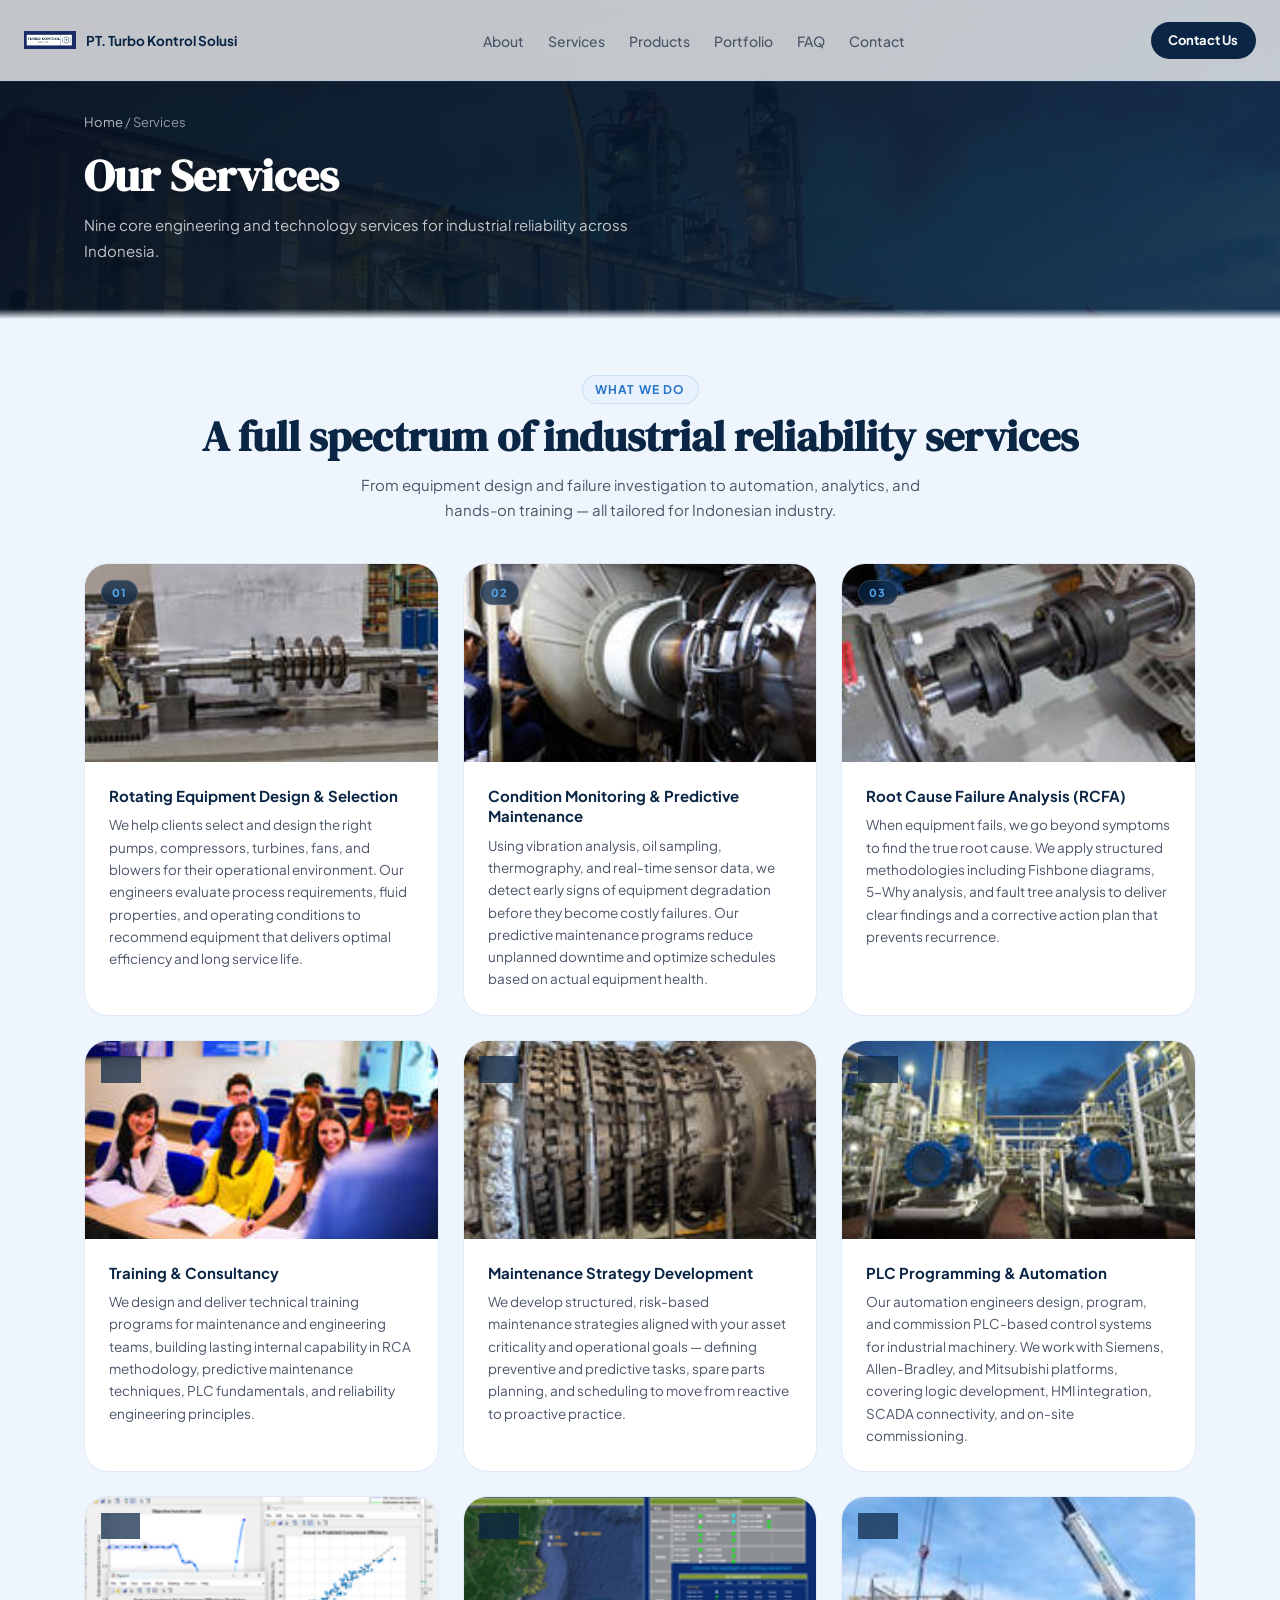
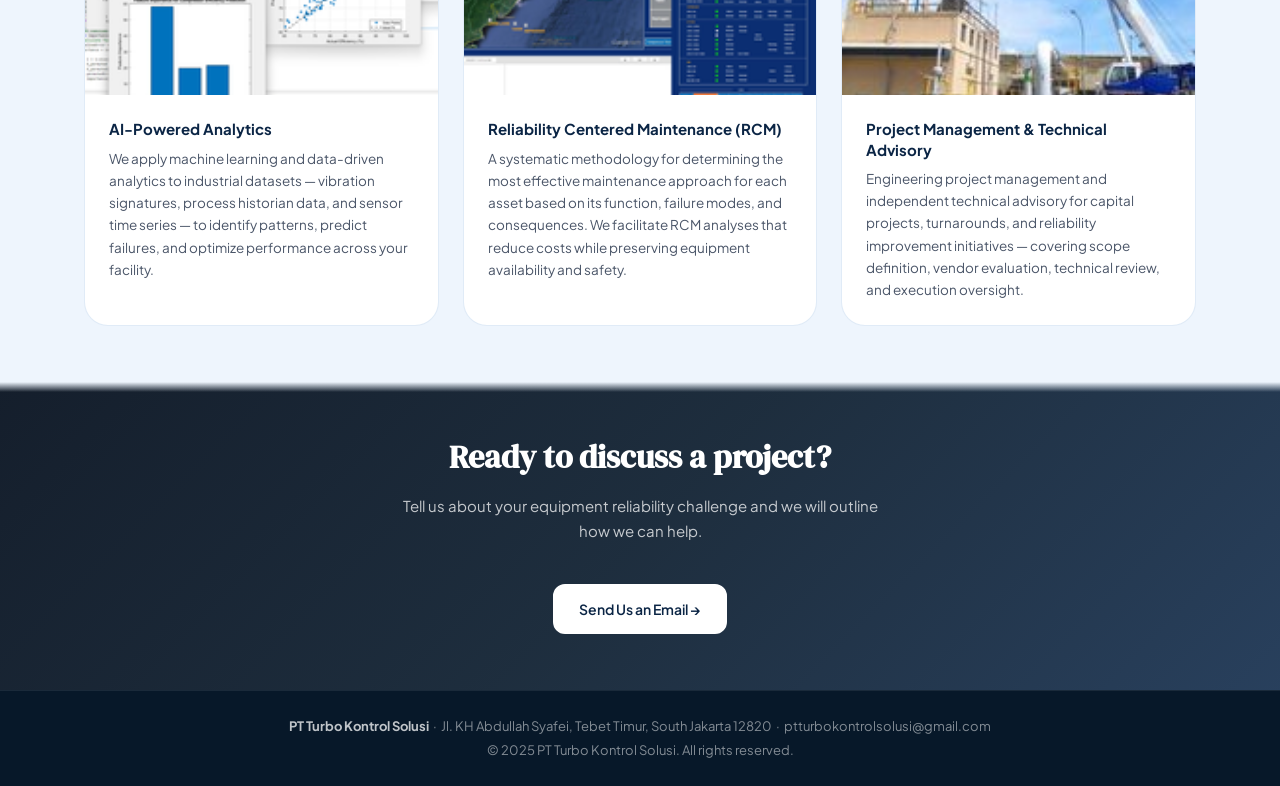
<file: services.html>
<!DOCTYPE html>
<html lang="en">
<head>
  <meta charset="UTF-8">
  <meta name="viewport" content="width=device-width, initial-scale=1.0">
  <title>Services — PT Turbo Kontrol Solusi (Turboksi)</title>
  <meta name="description" content="Nine core engineering and technology services by PT Turbo Kontrol Solusi (Turboksi): rotating equipment design, condition monitoring, RCFA, training, maintenance strategy, PLC programming, AI analytics, RCM, and project management.">
  <link rel="preconnect" href="https://fonts.googleapis.com">
  <link href="https://fonts.googleapis.com/css2?family=Plus+Jakarta+Sans:wght@400;500;600;700&family=DM+Serif+Display:ital@0;1&display=swap" rel="stylesheet">
  <link rel="stylesheet" href="assets/css/main.css">
</head>
<body>

<nav class="navbar" id="navbar" role="navigation" aria-label="Main navigation">
  <a href="index.html" class="nav-brand" aria-label="Turboksi home">
    <img src="assets/img/logo_turboksi.png" alt="Turboksi logo" width="52" height="52">
    <span class="nav-brand-name">PT. Turbo Kontrol Solusi</span>
  </a>
  <ul class="nav-menu" id="nav-menu">
    <li><a href="index.html#about">About</a></li>
    <li><a href="services.html" aria-current="page">Services</a></li>
    <li><a href="index.html#products">Products</a></li>
    <li><a href="portfolio.html">Portfolio</a></li>
    <li><a href="index.html#faq">FAQ</a></li>
    <li><a href="index.html#contact">Contact</a></li>
  </ul>
  <div style="display:flex;align-items:center;gap:1rem;">
    <a href="index.html#contact" class="nav-cta">Contact Us</a>
    <button class="nav-toggle" id="nav-toggle" aria-label="Toggle menu" aria-expanded="false">
      <span></span><span></span><span></span>
    </button>
  </div>
</nav>

<div class="page-hero page-hero--parallax">
  <div class="container">
    <nav class="breadcrumb" aria-label="Breadcrumb"><a href="index.html">Home</a> / Services</nav>
    <h1>Our Services</h1>
    <p>Nine core engineering and technology services for industrial reliability across Indonesia.</p>
  </div>
</div>

<section class="section" aria-label="All services">
  <div class="container">

    <div class="section-header anim-up">
      <div class="section-label">What We Do</div>
      <h2 class="section-title">A full spectrum of industrial reliability services</h2>
      <p class="section-desc">From equipment design and failure investigation to automation, analytics, and hands-on training — all tailored for Indonesian industry.</p>
    </div>

    <div class="services-img-grid">

      <div class="service-card-img anim-up">
        <div class="service-card-img__thumb">
          <img src="assets/img/services/rotating-equipment.jpg" alt="Rotating Equipment Design and Selection" onerror="this.remove()">
          <span class="service-card-img__num">01</span>
        </div>
        <div class="service-card-img__body">
          <h4>Rotating Equipment Design &amp; Selection</h4>
          <p>We help clients select and design the right pumps, compressors, turbines, fans, and blowers for their operational environment. Our engineers evaluate process requirements, fluid properties, and operating conditions to recommend equipment that delivers optimal efficiency and long service life.</p>
        </div>
      </div>

      <div class="service-card-img anim-up anim-delay-1">
        <div class="service-card-img__thumb">
          <img src="assets/img/services/condition-monitoring.jpg" alt="Condition Monitoring and Predictive Maintenance" onerror="this.remove()">
          <span class="service-card-img__num">02</span>
        </div>
        <div class="service-card-img__body">
          <h4>Condition Monitoring &amp; Predictive Maintenance</h4>
          <p>Using vibration analysis, oil sampling, thermography, and real-time sensor data, we detect early signs of equipment degradation before they become costly failures. Our predictive maintenance programs reduce unplanned downtime and optimize schedules based on actual equipment health.</p>
        </div>
      </div>

      <div class="service-card-img anim-up">
        <div class="service-card-img__thumb">
          <img src="assets/img/services/rcfa.jpg" alt="Root Cause Failure Analysis" onerror="this.remove()">
          <span class="service-card-img__num">03</span>
        </div>
        <div class="service-card-img__body">
          <h4>Root Cause Failure Analysis (RCFA)</h4>
          <p>When equipment fails, we go beyond symptoms to find the true root cause. We apply structured methodologies including Fishbone diagrams, 5-Why analysis, and fault tree analysis to deliver clear findings and a corrective action plan that prevents recurrence.</p>
        </div>
      </div>

      <div class="service-card-img anim-up anim-delay-1">
        <div class="service-card-img__thumb">
          <img src="assets/img/services/training.jpg" alt="Training and Consultancy" onerror="this.remove()">
          <span class="service-card-img__num">04</span>
        </div>
        <div class="service-card-img__body">
          <h4>Training &amp; Consultancy</h4>
          <p>We design and deliver technical training programs for maintenance and engineering teams, building lasting internal capability in RCA methodology, predictive maintenance techniques, PLC fundamentals, and reliability engineering principles.</p>
        </div>
      </div>

      <div class="service-card-img anim-up">
        <div class="service-card-img__thumb">
          <img src="assets/img/services/maintenance-strategy.jpg" alt="Maintenance Strategy Development" onerror="this.remove()">
          <span class="service-card-img__num">05</span>
        </div>
        <div class="service-card-img__body">
          <h4>Maintenance Strategy Development</h4>
          <p>We develop structured, risk-based maintenance strategies aligned with your asset criticality and operational goals — defining preventive and predictive tasks, spare parts planning, and scheduling to move from reactive to proactive practice.</p>
        </div>
      </div>

      <div class="service-card-img anim-up anim-delay-1">
        <div class="service-card-img__thumb">
          <img src="assets/img/services/plc-automation.jpg" alt="PLC Programming and Automation" onerror="this.remove()">
          <span class="service-card-img__num">06</span>
        </div>
        <div class="service-card-img__body">
          <h4>PLC Programming &amp; Automation</h4>
          <p>Our automation engineers design, program, and commission PLC-based control systems for industrial machinery. We work with Siemens, Allen-Bradley, and Mitsubishi platforms, covering logic development, HMI integration, SCADA connectivity, and on-site commissioning.</p>
        </div>
      </div>

      <div class="service-card-img anim-up">
        <div class="service-card-img__thumb">
          <img src="assets/img/services/ai-analytics.png" alt="AI-Powered Analytics" onerror="this.remove()">
          <span class="service-card-img__num">07</span>
        </div>
        <div class="service-card-img__body">
          <h4>AI-Powered Analytics</h4>
          <p>We apply machine learning and data-driven analytics to industrial datasets — vibration signatures, process historian data, and sensor time series — to identify patterns, predict failures, and optimize performance across your facility.</p>
        </div>
      </div>

      <div class="service-card-img anim-up anim-delay-1">
        <div class="service-card-img__thumb">
          <img src="assets/img/services/rcm.png" alt="Reliability Centered Maintenance" onerror="this.remove()">
          <span class="service-card-img__num">08</span>
        </div>
        <div class="service-card-img__body">
          <h4>Reliability Centered Maintenance (RCM)</h4>
          <p>A systematic methodology for determining the most effective maintenance approach for each asset based on its function, failure modes, and consequences. We facilitate RCM analyses that reduce costs while preserving equipment availability and safety.</p>
        </div>
      </div>

      <div class="service-card-img anim-up">
        <div class="service-card-img__thumb">
          <img src="assets/img/services/project-management.jpg" alt="Project Management and Technical Advisory" onerror="this.remove()">
          <span class="service-card-img__num">09</span>
        </div>
        <div class="service-card-img__body">
          <h4>Project Management &amp; Technical Advisory</h4>
          <p>Engineering project management and independent technical advisory for capital projects, turnarounds, and reliability improvement initiatives — covering scope definition, vendor evaluation, technical review, and execution oversight.</p>
        </div>
      </div>

    </div>
  </div>
</section>

<div class="page-cta page-cta--parallax" role="complementary">
  <div class="container">
    <h2>Ready to discuss a project?</h2>
    <p>Tell us about your equipment reliability challenge and we will outline how we can help.</p>
    <a href="mailto:ptturbokontrolsolusi@gmail.com" class="btn-primary">Send Us an Email →</a>
  </div>
</div>

<footer class="footer" role="contentinfo">
  <strong>PT Turbo Kontrol Solusi</strong> &nbsp;·&nbsp;
  Jl. KH Abdullah Syafei, Tebet Timur, South Jakarta 12820 &nbsp;·&nbsp;
  ptturbokontrolsolusi@gmail.com<br>
  <span>© 2025 PT Turbo Kontrol Solusi. All rights reserved.</span>
</footer>

<button class="scroll-top" id="scroll-top" aria-label="Scroll to top" title="Back to top">↑</button>

<script src="assets/js/app.js"></script>
</body>
</html>
</file>
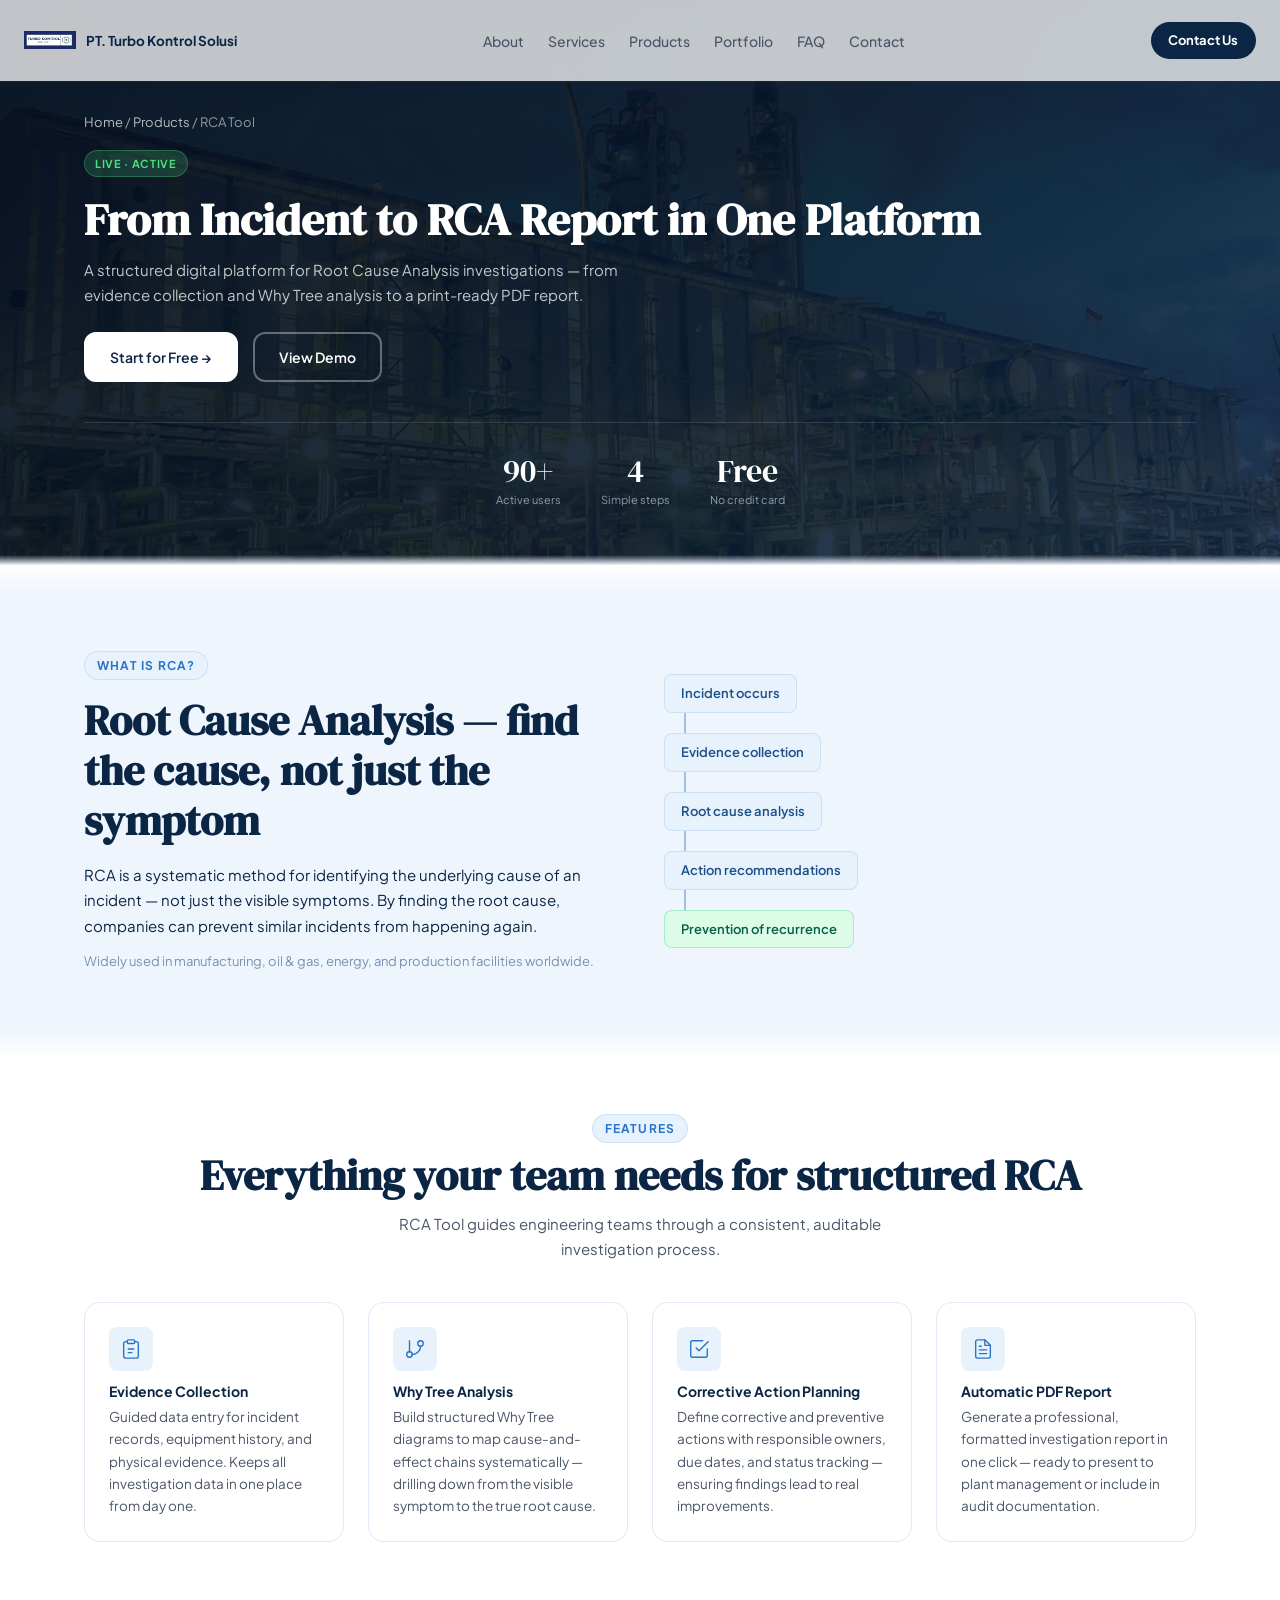
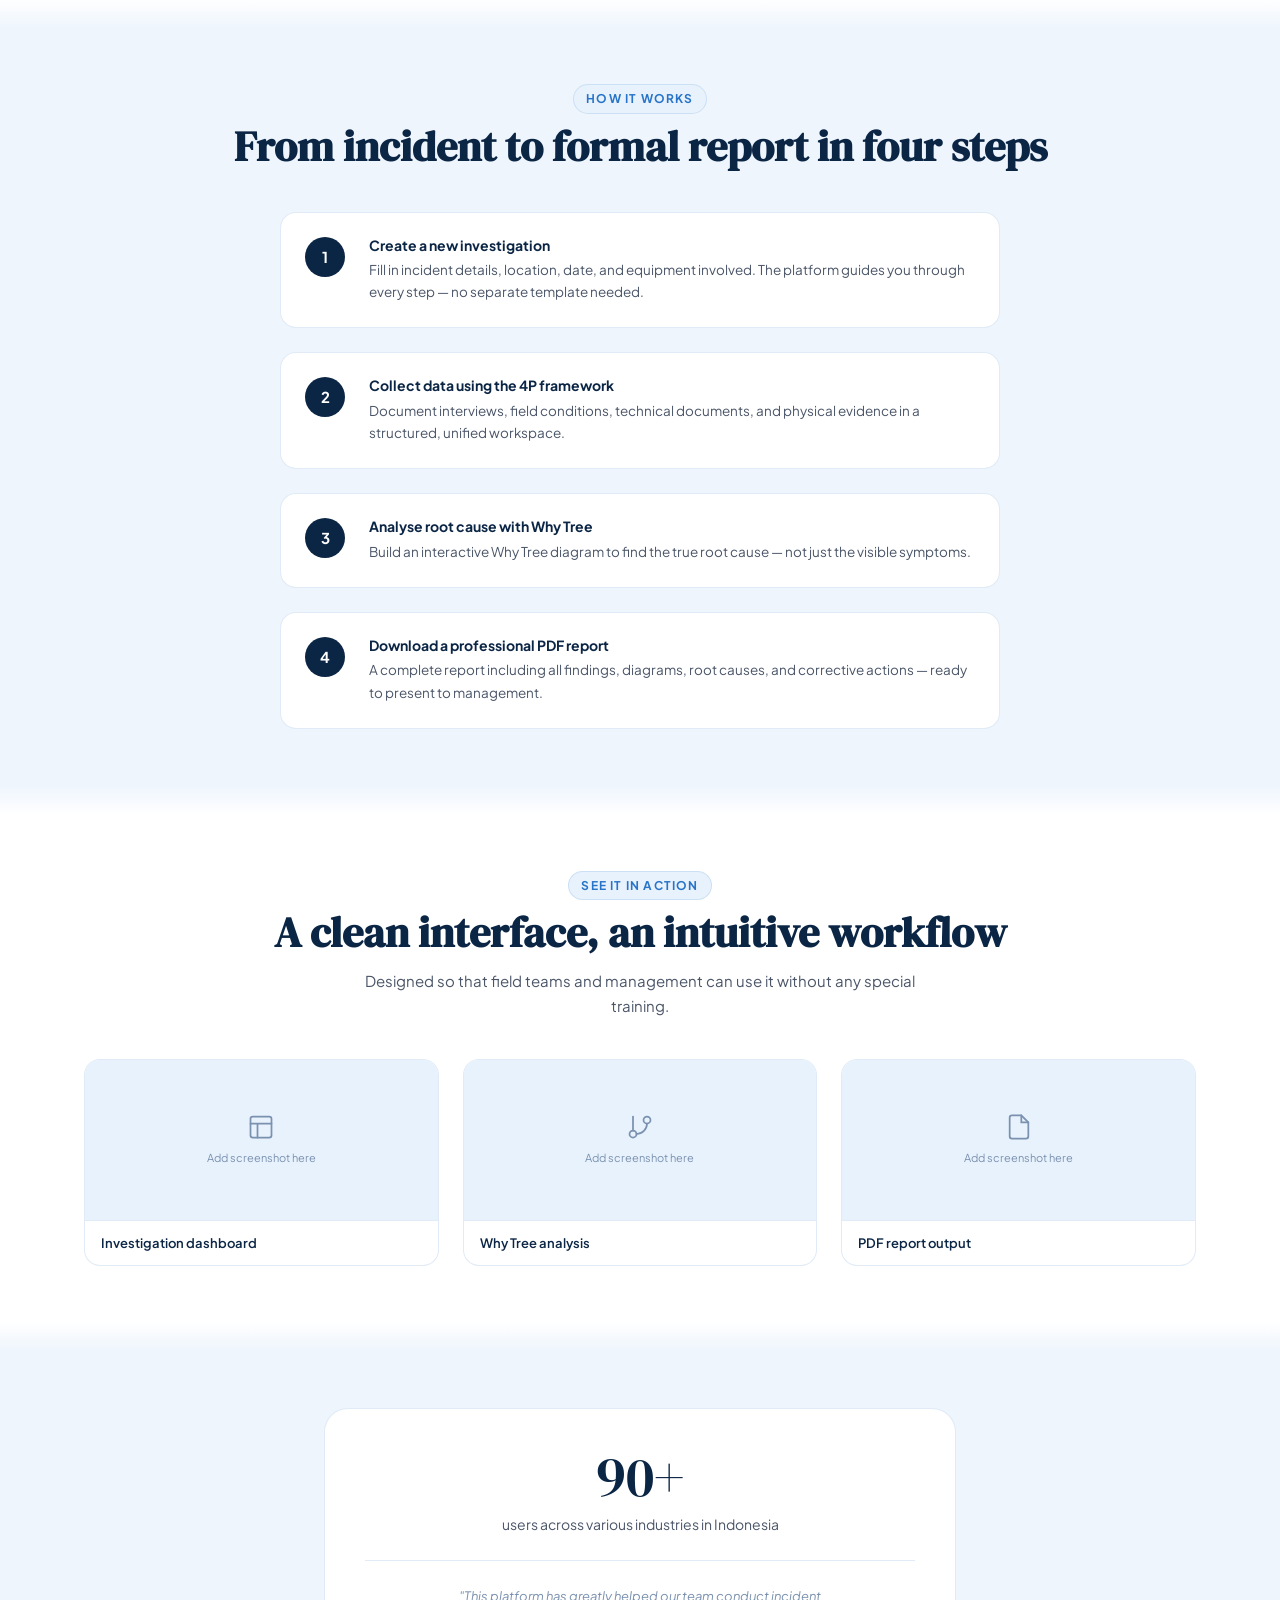
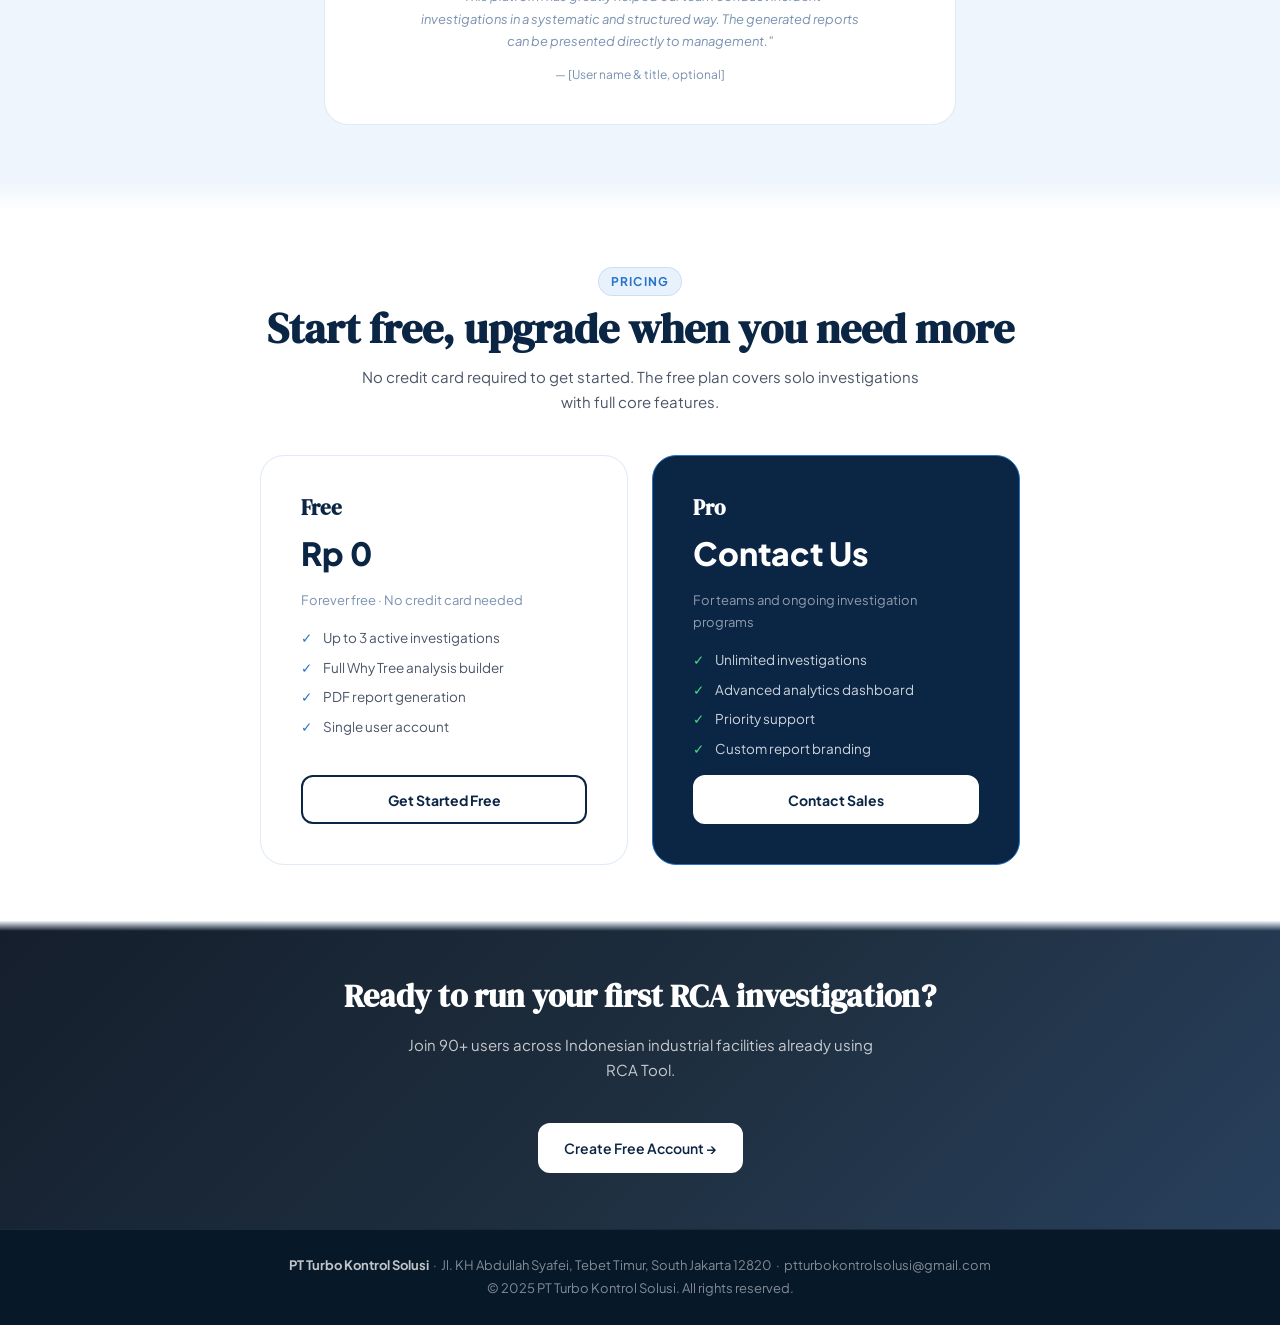
<file: products/rca-tool.html>
<!DOCTYPE html>
<html lang="en">
<head>
  <meta charset="UTF-8">
  <meta name="viewport" content="width=device-width, initial-scale=1.0">
  <title>RCA Tool — Root Cause Analysis Platform by Turboksi</title>
  <meta name="description" content="RCA Tool by Turboksi — a structured digital platform for industrial Root Cause Analysis. Evidence collection, Why Tree analysis, and automatic PDF report generation.">
  <link rel="preconnect" href="https://fonts.googleapis.com">
  <link href="https://fonts.googleapis.com/css2?family=Plus+Jakarta+Sans:wght@400;500;600;700&family=DM+Serif+Display:ital@0;1&display=swap" rel="stylesheet">
  <link rel="stylesheet" href="../assets/css/main.css">
</head>
<body>

<nav class="navbar" id="navbar" role="navigation" aria-label="Main navigation">
  <a href="../index.html" class="nav-brand" aria-label="Turboksi home">
    <img src="../assets/img/logo_turboksi.png" alt="Turboksi logo" width="52" height="52">
    <span class="nav-brand-name">PT. Turbo Kontrol Solusi</span>
  </a>
  <ul class="nav-menu" id="nav-menu">
    <li><a href="../index.html#about">About</a></li>
    <li><a href="../services.html">Services</a></li>
    <li><a href="../index.html#products" aria-current="page">Products</a></li>
    <li><a href="../portfolio.html">Portfolio</a></li>
    <li><a href="../index.html#faq">FAQ</a></li>
    <li><a href="../index.html#contact">Contact</a></li>
  </ul>
  <div style="display:flex;align-items:center;gap:1rem;">
    <a href="../index.html#contact" class="nav-cta">Contact Us</a>
    <button class="nav-toggle" id="nav-toggle" aria-label="Toggle menu" aria-expanded="false">
      <span></span><span></span><span></span>
    </button>
  </div>
</nav>

<!-- Hero -->
<div class="page-hero page-hero--parallax">
  <div class="container">
    <nav class="breadcrumb" aria-label="Breadcrumb">
      <a href="../index.html">Home</a> / <a href="../index.html#products">Products</a> / RCA Tool
    </nav>
    <div style="margin-bottom:var(--space-sm);">
      <span class="product-tag product-tag--live">Live · Active</span>
    </div>
    <h1>From Incident to RCA Report in One Platform</h1>
    <p>A structured digital platform for Root Cause Analysis investigations — from evidence collection and Why Tree analysis to a print-ready PDF report.</p>
    <div style="margin-top:var(--space-md);">
      <a href="https://rcatool.site/register" target="_blank" rel="noopener" class="btn-primary">Start for Free →</a>
      <a href="https://rcatool.site" target="_blank" rel="noopener" class="btn-ghost" style="margin-left:0.75rem;">View Demo</a>
    </div>
    <div style="display:flex;justify-content:center;gap:2.5rem;margin-top:2.5rem;padding-top:2rem;border-top:1px solid rgba(255,255,255,0.12);flex-wrap:wrap;">
      <div style="text-align:center;">
        <div style="font-family:var(--font-display);font-size:2rem;color:#fff;line-height:1;">90+</div>
        <div style="font-size:11px;color:rgba(255,255,255,0.55);margin-top:4px;">Active users</div>
      </div>
      <div style="text-align:center;">
        <div style="font-family:var(--font-display);font-size:2rem;color:#fff;line-height:1;">4</div>
        <div style="font-size:11px;color:rgba(255,255,255,0.55);margin-top:4px;">Simple steps</div>
      </div>
      <div style="text-align:center;">
        <div style="font-family:var(--font-display);font-size:2rem;color:#fff;line-height:1;">Free</div>
        <div style="font-size:11px;color:rgba(255,255,255,0.55);margin-top:4px;">No credit card</div>
      </div>
    </div>
  </div>
</div>

<!-- Shadow: hero → what is RCA (dark) -->
<div class="section-shadow section-shadow--light-to-dark" aria-hidden="true"></div>

<!-- What is RCA — DARK -->
<section class="section rca-section--dark" aria-label="What is RCA">
  <div class="container">
    <div style="display:grid;grid-template-columns:1fr 1fr;gap:3rem;align-items:center;">
      <div>
        <div class="section-label">What is RCA?</div>
        <h2 class="section-title" style="margin-top:0.5rem;">Root Cause Analysis — find the cause, not just the symptom</h2>
        <p style="font-size:15px;margin-top:1rem;line-height:1.7;">RCA is a systematic method for identifying the underlying cause of an incident — not just the visible symptoms. By finding the root cause, companies can prevent similar incidents from happening again.</p>
        <p style="font-size:13px;color:var(--clr-text-muted);margin-top:0.75rem;">Widely used in manufacturing, oil &amp; gas, energy, and production facilities worldwide.</p>
      </div>
      <div style="display:flex;flex-direction:column;gap:0;">
        <div style="background:var(--clr-blue-lt);border:1px solid var(--clr-border);border-radius:var(--r-sm);padding:0.5rem 1rem;font-size:13px;font-weight:600;color:var(--clr-blue);white-space:nowrap;width:fit-content;">Incident occurs</div>
        <div style="width:2px;height:20px;background:var(--clr-border-hover);margin-left:1.25rem;"></div>
        <div style="background:var(--clr-blue-lt);border:1px solid var(--clr-border);border-radius:var(--r-sm);padding:0.5rem 1rem;font-size:13px;font-weight:600;color:var(--clr-blue);width:fit-content;">Evidence collection</div>
        <div style="width:2px;height:20px;background:var(--clr-border-hover);margin-left:1.25rem;"></div>
        <div style="background:var(--clr-blue-lt);border:1px solid var(--clr-border);border-radius:var(--r-sm);padding:0.5rem 1rem;font-size:13px;font-weight:600;color:var(--clr-blue);width:fit-content;">Root cause analysis</div>
        <div style="width:2px;height:20px;background:var(--clr-border-hover);margin-left:1.25rem;"></div>
        <div style="background:var(--clr-blue-lt);border:1px solid var(--clr-border);border-radius:var(--r-sm);padding:0.5rem 1rem;font-size:13px;font-weight:600;color:var(--clr-blue);width:fit-content;">Action recommendations</div>
        <div style="width:2px;height:20px;background:var(--clr-border-hover);margin-left:1.25rem;"></div>
        <div style="background:#DCFCE7;border:1px solid rgba(16,185,129,0.25);border-radius:var(--r-sm);padding:0.5rem 1rem;font-size:13px;font-weight:600;color:#065F46;width:fit-content;">Prevention of recurrence</div>
      </div>
    </div>
  </div>
</section>

<!-- Shadow: dark → features (light) -->
<div class="section-shadow section-shadow--dark-to-light" aria-hidden="true"></div>

<!-- Features — LIGHT -->
<section class="section rca-section--light" aria-label="Features">
  <div class="container">
    <div class="section-header anim-up">
      <div class="section-label">Features</div>
      <h2 class="section-title">Everything your team needs for structured RCA</h2>
      <p class="section-desc">RCA Tool guides engineering teams through a consistent, auditable investigation process.</p>
    </div>
    <div class="features-grid">

      <div class="feature-card anim-up">
        <div class="feature-icon" aria-hidden="true">
          <svg viewBox="0 0 24 24" fill="none" stroke="currentColor" stroke-width="1.5" stroke-linecap="round" stroke-linejoin="round"><path d="M16 4h2a2 2 0 0 1 2 2v14a2 2 0 0 1-2 2H6a2 2 0 0 1-2-2V6a2 2 0 0 1 2-2h2"/><rect x="8" y="2" width="8" height="4" rx="1" ry="1"/><line x1="9" y1="12" x2="15" y2="12"/><line x1="9" y1="16" x2="13" y2="16"/></svg>
        </div>
        <h4>Evidence Collection</h4>
        <p>Guided data entry for incident records, equipment history, and physical evidence. Keeps all investigation data in one place from day one.</p>
      </div>

      <div class="feature-card anim-up anim-delay-1">
        <div class="feature-icon" aria-hidden="true">
          <svg viewBox="0 0 24 24" fill="none" stroke="currentColor" stroke-width="1.5" stroke-linecap="round" stroke-linejoin="round"><line x1="6" y1="3" x2="6" y2="15"/><circle cx="18" cy="6" r="3"/><circle cx="6" cy="18" r="3"/><path d="M18 9a9 9 0 0 1-9 9"/></svg>
        </div>
        <h4>Why Tree Analysis</h4>
        <p>Build structured Why Tree diagrams to map cause-and-effect chains systematically — drilling down from the visible symptom to the true root cause.</p>
      </div>

      <div class="feature-card anim-up anim-delay-2">
        <div class="feature-icon" aria-hidden="true">
          <svg viewBox="0 0 24 24" fill="none" stroke="currentColor" stroke-width="1.5" stroke-linecap="round" stroke-linejoin="round"><polyline points="9 11 12 14 22 4"/><path d="M21 12v7a2 2 0 0 1-2 2H5a2 2 0 0 1-2-2V5a2 2 0 0 1 2-2h11"/></svg>
        </div>
        <h4>Corrective Action Planning</h4>
        <p>Define corrective and preventive actions with responsible owners, due dates, and status tracking — ensuring findings lead to real improvements.</p>
      </div>

      <div class="feature-card anim-up">
        <div class="feature-icon" aria-hidden="true">
          <svg viewBox="0 0 24 24" fill="none" stroke="currentColor" stroke-width="1.5" stroke-linecap="round" stroke-linejoin="round"><path d="M14 2H6a2 2 0 0 0-2 2v16a2 2 0 0 0 2 2h12a2 2 0 0 0 2-2V8z"/><polyline points="14 2 14 8 20 8"/><line x1="16" y1="13" x2="8" y2="13"/><line x1="16" y1="17" x2="8" y2="17"/><polyline points="10 9 9 9 8 9"/></svg>
        </div>
        <h4>Automatic PDF Report</h4>
        <p>Generate a professional, formatted investigation report in one click — ready to present to plant management or include in audit documentation.</p>
      </div>

    </div>
  </div>
</section>

<!-- Shadow: light → how it works (dark) -->
<div class="section-shadow section-shadow--light-to-dark" aria-hidden="true"></div>

<!-- How It Works — DARK -->
<section class="section rca-section--dark" aria-label="How it works">
  <div class="container">
    <div class="section-header anim-up">
      <div class="section-label">How It Works</div>
      <h2 class="section-title">From incident to formal report in four steps</h2>
    </div>
    <div class="steps-list">
      <div class="step-item anim-up">
        <div class="step-number" aria-hidden="true">1</div>
        <div>
          <h4>Create a new investigation</h4>
          <p>Fill in incident details, location, date, and equipment involved. The platform guides you through every step — no separate template needed.</p>
        </div>
      </div>
      <div class="step-item anim-up anim-delay-1">
        <div class="step-number" aria-hidden="true">2</div>
        <div>
          <h4>Collect data using the 4P framework</h4>
          <p>Document interviews, field conditions, technical documents, and physical evidence in a structured, unified workspace.</p>
        </div>
      </div>
      <div class="step-item anim-up anim-delay-2">
        <div class="step-number" aria-hidden="true">3</div>
        <div>
          <h4>Analyse root cause with Why Tree</h4>
          <p>Build an interactive Why Tree diagram to find the true root cause — not just the visible symptoms.</p>
        </div>
      </div>
      <div class="step-item anim-up">
        <div class="step-number" aria-hidden="true">4</div>
        <div>
          <h4>Download a professional PDF report</h4>
          <p>A complete report including all findings, diagrams, root causes, and corrective actions — ready to present to management.</p>
        </div>
      </div>
    </div>
  </div>
</section>

<!-- Shadow: dark → screenshots (light) -->
<div class="section-shadow section-shadow--dark-to-light" aria-hidden="true"></div>

<!-- Screenshots — LIGHT -->
<section class="section rca-section--light" aria-label="Screenshots">
  <div class="container">
    <div class="section-header anim-up">
      <div class="section-label">See It in Action</div>
      <h2 class="section-title">A clean interface, an intuitive workflow</h2>
      <p class="section-desc">Designed so that field teams and management can use it without any special training.</p>
    </div>
    <div class="features-grid anim-up" style="grid-template-columns:repeat(3,1fr);">
      <div style="background:var(--clr-surface-solid);border:1px solid var(--clr-border);border-radius:var(--r-lg);overflow:hidden;">
        <div style="height:160px;background:var(--clr-blue-lt);display:flex;align-items:center;justify-content:center;flex-direction:column;gap:0.5rem;">
          <svg width="28" height="28" viewBox="0 0 24 24" fill="none" stroke="var(--clr-text-muted)" stroke-width="1.5" stroke-linecap="round"><rect x="3" y="3" width="18" height="18" rx="2"/><path d="M3 9h18M9 21V9"/></svg>
          <span style="font-size:11px;color:var(--clr-text-muted);">Add screenshot here</span>
        </div>
        <div style="padding:0.75rem 1rem;font-size:13px;font-weight:600;color:var(--clr-text-primary);border-top:1px solid var(--clr-border);">Investigation dashboard</div>
      </div>
      <div style="background:var(--clr-surface-solid);border:1px solid var(--clr-border);border-radius:var(--r-lg);overflow:hidden;">
        <div style="height:160px;background:var(--clr-blue-lt);display:flex;align-items:center;justify-content:center;flex-direction:column;gap:0.5rem;">
          <svg width="28" height="28" viewBox="0 0 24 24" fill="none" stroke="var(--clr-text-muted)" stroke-width="1.5" stroke-linecap="round"><line x1="6" y1="3" x2="6" y2="15"/><circle cx="18" cy="6" r="3"/><circle cx="6" cy="18" r="3"/><path d="M18 9a9 9 0 0 1-9 9"/></svg>
          <span style="font-size:11px;color:var(--clr-text-muted);">Add screenshot here</span>
        </div>
        <div style="padding:0.75rem 1rem;font-size:13px;font-weight:600;color:var(--clr-text-primary);border-top:1px solid var(--clr-border);">Why Tree analysis</div>
      </div>
      <div style="background:var(--clr-surface-solid);border:1px solid var(--clr-border);border-radius:var(--r-lg);overflow:hidden;">
        <div style="height:160px;background:var(--clr-blue-lt);display:flex;align-items:center;justify-content:center;flex-direction:column;gap:0.5rem;">
          <svg width="28" height="28" viewBox="0 0 24 24" fill="none" stroke="var(--clr-text-muted)" stroke-width="1.5" stroke-linecap="round"><path d="M14 2H6a2 2 0 0 0-2 2v16a2 2 0 0 0 2 2h12a2 2 0 0 0 2-2V8z"/><polyline points="14 2 14 8 20 8"/></svg>
          <span style="font-size:11px;color:var(--clr-text-muted);">Add screenshot here</span>
        </div>
        <div style="padding:0.75rem 1rem;font-size:13px;font-weight:600;color:var(--clr-text-primary);border-top:1px solid var(--clr-border);">PDF report output</div>
      </div>
    </div>
  </div>
</section>

<!-- Shadow: light → social proof (dark) -->
<div class="section-shadow section-shadow--light-to-dark" aria-hidden="true"></div>

<!-- Social Proof — DARK -->
<section class="section rca-section--dark" aria-label="Social proof">
  <div class="container" style="max-width:680px;">
    <div style="background:var(--clr-surface-solid);border:1px solid var(--clr-border);border-radius:var(--r-xl);padding:2.5rem;text-align:center;">
      <div style="font-family:var(--font-display);font-size:3.5rem;color:var(--clr-navy);line-height:1;">90+</div>
      <div style="color:var(--clr-text-secondary);font-size:14px;margin-top:0.5rem;">users across various industries in Indonesia</div>
      <div style="border-top:1px solid var(--clr-border);margin:1.5rem 0;"></div>
      <p style="font-size:13px;color:var(--clr-text-muted);font-style:italic;line-height:1.75;max-width:440px;margin:0 auto 0.75rem;">"This platform has greatly helped our team conduct incident investigations in a systematic and structured way. The generated reports can be presented directly to management."</p>
      <div style="font-size:12px;color:var(--clr-text-muted);">— [User name &amp; title, optional]</div>
    </div>
  </div>
</section>

<!-- Shadow: dark → pricing (light) -->
<div class="section-shadow section-shadow--dark-to-light" aria-hidden="true"></div>

<!-- Pricing — LIGHT -->
<section class="section rca-section--light" aria-label="Pricing">
  <div class="container">
    <div class="section-header anim-up">
      <div class="section-label">Pricing</div>
      <h2 class="section-title">Start free, upgrade when you need more</h2>
      <p class="section-desc">No credit card required to get started. The free plan covers solo investigations with full core features.</p>
    </div>
    <div class="pricing-grid">
      <div class="pricing-card anim-up">
        <h3>Free</h3>
        <div class="pricing-price">Rp 0</div>
        <p style="font-size:13px;color:var(--clr-text-muted);margin-top:0.25rem;">Forever free · No credit card needed</p>
        <ul class="pricing-features">
          <li>Up to 3 active investigations</li>
          <li>Full Why Tree analysis builder</li>
          <li>PDF report generation</li>
          <li>Single user account</li>
        </ul>
        <a href="https://rcatool.site/register" target="_blank" rel="noopener" class="pricing-cta">Get Started Free</a>
      </div>
      <div class="pricing-card pricing-card--pro anim-up anim-delay-1">
        <h3>Pro</h3>
        <div class="pricing-price" style="color:var(--clr-white);">Contact Us</div>
        <p style="font-size:13px;color:rgba(255,255,255,0.55);margin-top:0.25rem;">For teams and ongoing investigation programs</p>
        <ul class="pricing-features">
          <li>Unlimited investigations</li>
          <li>Advanced analytics dashboard</li>
          <li>Priority support</li>
          <li>Custom report branding</li>
        </ul>
        <a href="mailto:ptturbokontrolsolusi@gmail.com" class="pricing-cta">Contact Sales</a>
      </div>
    </div>
  </div>
</section>

<!-- Page CTA — parallax dark -->
<div class="page-cta page-cta--parallax" role="complementary">
  <div class="container">
    <h2>Ready to run your first RCA investigation?</h2>
    <p>Join 90+ users across Indonesian industrial facilities already using RCA Tool.</p>
    <a href="https://rcatool.site/register" target="_blank" rel="noopener" class="btn-primary">Create Free Account →</a>
  </div>
</div>

<footer class="footer" role="contentinfo">
  <strong>PT Turbo Kontrol Solusi</strong> &nbsp;·&nbsp;
  Jl. KH Abdullah Syafei, Tebet Timur, South Jakarta 12820 &nbsp;·&nbsp;
  ptturbokontrolsolusi@gmail.com<br>
  <span>© 2025 PT Turbo Kontrol Solusi. All rights reserved.</span>
</footer>

<button class="scroll-top" id="scroll-top" aria-label="Scroll to top" title="Back to top">↑</button>
<script src="../assets/js/app.js"></script>
</body>
</html>
</file>
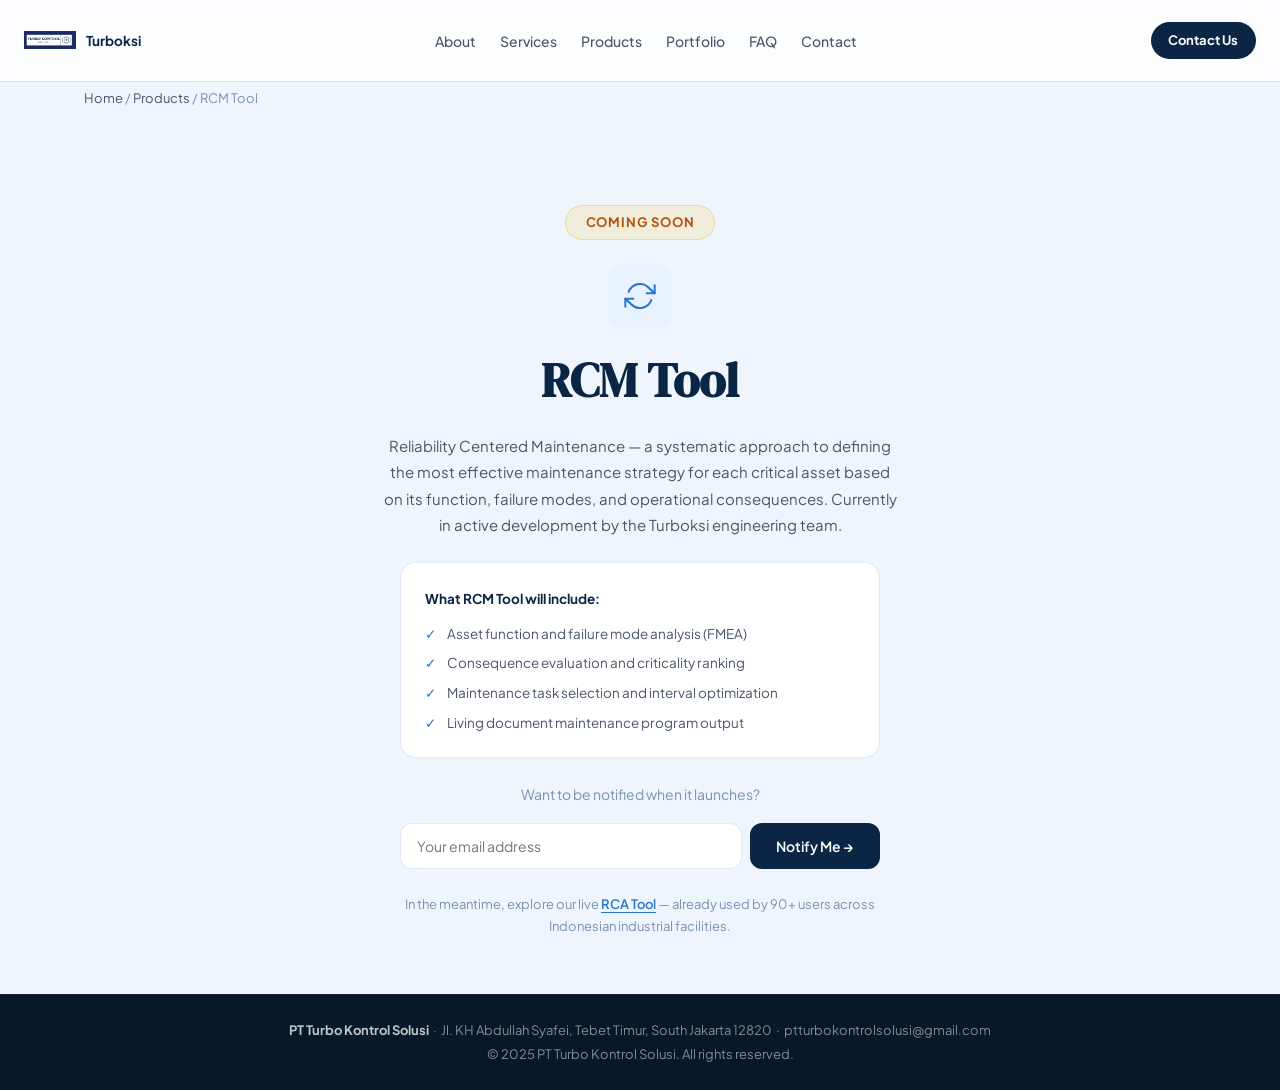
<file: products/rcm-tool.html>
<!DOCTYPE html>
<html lang="en">
<head>
  <meta charset="UTF-8">
  <meta name="viewport" content="width=device-width, initial-scale=1.0">
  <title>RCM Tool — Coming Soon · PT Turbo Kontrol Solusi (Turboksi)</title>
  <meta name="description" content="RCM Tool by Turboksi — a structured Reliability Centered Maintenance platform for defining optimal maintenance strategies for critical industrial assets. Currently in development.">
  <link rel="preconnect" href="https://fonts.googleapis.com">
  <link href="https://fonts.googleapis.com/css2?family=Plus+Jakarta+Sans:wght@400;500;600;700&family=DM+Serif+Display:ital@0;1&display=swap" rel="stylesheet">
  <link rel="stylesheet" href="../assets/css/main.css">
</head>
<body>

<nav class="navbar" id="navbar" role="navigation" aria-label="Main navigation">
  <a href="../index.html" class="nav-brand" aria-label="Turboksi home">
    <img src="../assets/img/logo_turboksi.png" alt="Turboksi logo" width="36" height="36">
    <span class="nav-brand-name">Turboksi</span>
  </a>
  <ul class="nav-menu" id="nav-menu">
    <li><a href="../index.html#about">About</a></li>
    <li><a href="../services.html">Services</a></li>
    <li><a href="../index.html#products" aria-current="page">Products</a></li>
    <li><a href="../portfolio.html">Portfolio</a></li>
    <li><a href="../index.html#faq">FAQ</a></li>
    <li><a href="../index.html#contact">Contact</a></li>
  </ul>
  <div style="display:flex;align-items:center;gap:1rem;">
    <a href="../index.html#contact" class="nav-cta">Contact Us</a>
    <button class="nav-toggle" id="nav-toggle" aria-label="Toggle menu" aria-expanded="false">
      <span></span><span></span><span></span>
    </button>
  </div>
</nav>

<div style="background:var(--clr-bg);padding:5.5rem var(--space-md) var(--space-md);">
  <div class="container">
    <nav class="breadcrumb" style="color:var(--clr-text-muted);" aria-label="Breadcrumb">
      <a href="../index.html" style="color:var(--clr-text-secondary);">Home</a> /
      <a href="../index.html#products" style="color:var(--clr-text-secondary);">Products</a> /
      RCM Tool
    </nav>
  </div>
</div>

<section aria-label="RCM Tool coming soon">
  <div class="container">
    <div class="coming-soon-wrapper">

      <span class="coming-soon-badge">Coming Soon</span>

      <div style="width:64px;height:64px;background:var(--clr-blue-lt);border-radius:var(--r-lg);display:flex;align-items:center;justify-content:center;color:var(--clr-blue-mid);" aria-hidden="true">
        <svg width="32" height="32" viewBox="0 0 24 24" fill="none" stroke="currentColor" stroke-width="1.5" stroke-linecap="round" stroke-linejoin="round"><polyline points="23 4 23 10 17 10"/><polyline points="1 20 1 14 7 14"/><path d="M3.51 9a9 9 0 0 1 14.85-3.36L23 10M1 14l4.64 4.36A9 9 0 0 0 20.49 15"/></svg>
      </div>

      <h1>RCM Tool</h1>

      <p>
        Reliability Centered Maintenance — a systematic approach to defining the most
        effective maintenance strategy for each critical asset based on its function,
        failure modes, and operational consequences. Currently in active development
        by the Turboksi engineering team.
      </p>

      <div style="background:var(--clr-surface-solid);border:1px solid var(--clr-border);border-radius:var(--r-lg);padding:var(--space-md);max-width:480px;text-align:left;width:100%;">
        <p style="font-size:13.5px;font-weight:700;color:var(--clr-navy);margin-bottom:0.75rem;">What RCM Tool will include:</p>
        <ul style="display:flex;flex-direction:column;gap:0.5rem;padding:0;">
          <li style="font-size:13.5px;color:var(--clr-text-secondary);padding-left:1.4rem;position:relative;">
            <span style="position:absolute;left:0;color:var(--clr-blue-mid);font-weight:700;">✓</span>
            Asset function and failure mode analysis (FMEA)
          </li>
          <li style="font-size:13.5px;color:var(--clr-text-secondary);padding-left:1.4rem;position:relative;">
            <span style="position:absolute;left:0;color:var(--clr-blue-mid);font-weight:700;">✓</span>
            Consequence evaluation and criticality ranking
          </li>
          <li style="font-size:13.5px;color:var(--clr-text-secondary);padding-left:1.4rem;position:relative;">
            <span style="position:absolute;left:0;color:var(--clr-blue-mid);font-weight:700;">✓</span>
            Maintenance task selection and interval optimization
          </li>
          <li style="font-size:13.5px;color:var(--clr-text-secondary);padding-left:1.4rem;position:relative;">
            <span style="position:absolute;left:0;color:var(--clr-blue-mid);font-weight:700;">✓</span>
            Living document maintenance program output
          </li>
        </ul>
      </div>

      <div style="width:100%;max-width:480px;">
        <p style="font-size:14px;color:var(--clr-text-muted);margin-bottom:var(--space-sm);">
          Want to be notified when it launches?
        </p>
        <form id="notify-form" style="display:flex;gap:0.5rem;flex-wrap:wrap;">
          <input type="hidden" name="access_key" value="PASTE_YOUR_WEB3FORMS_KEY_HERE">
          <input type="hidden" name="subject" value="RCM Tool — New Launch Notification Request">
          <input type="hidden" name="from_name" value="Turboksi Website">
          <input
            type="email"
            name="email"
            required
            placeholder="Your email address"
            style="flex:1;min-width:0;padding:0.65rem 1rem;border:1px solid var(--clr-border);border-radius:var(--r-md);font-size:14px;font-family:var(--font-body);background:var(--clr-surface-solid);color:var(--clr-text-primary);outline:none;transition:border-color var(--t-fast);"
            onfocus="this.style.borderColor='var(--clr-accent)'"
            onblur="this.style.borderColor='var(--clr-border)'"
          >
          <button type="submit" class="btn-primary" style="white-space:nowrap;">Notify Me →</button>
        </form>
        <p id="notify-success" style="display:none;font-size:13.5px;color:#065F46;background:#DCFCE7;border:1px solid rgba(16,185,129,0.25);border-radius:var(--r-md);padding:0.65rem 1rem;margin-top:0.5rem;">
          Done! We will email you when RCM Tool launches.
        </p>
        <p id="notify-error" style="display:none;font-size:13.5px;color:#991B1B;background:#FEE2E2;border:1px solid rgba(239,68,68,0.25);border-radius:var(--r-md);padding:0.65rem 1rem;margin-top:0.5rem;">
          Something went wrong. Please try again or email us directly.
        </p>
      </div>

      <p style="font-size:13px;color:var(--clr-text-muted);">
        In the meantime, explore our live
        <a href="rca-tool.html" style="color:var(--clr-blue-mid);font-weight:600;border-bottom:1px solid var(--clr-blue-mid);">RCA Tool</a>
        — already used by 90+ users across Indonesian industrial facilities.
      </p>

    </div>
  </div>
</section>

<footer class="footer" role="contentinfo">
  <strong>PT Turbo Kontrol Solusi</strong> &nbsp;·&nbsp;
  Jl. KH Abdullah Syafei, Tebet Timur, South Jakarta 12820 &nbsp;·&nbsp;
  ptturbokontrolsolusi@gmail.com<br>
  <span>© 2025 PT Turbo Kontrol Solusi. All rights reserved.</span>
</footer>

<button class="scroll-top" id="scroll-top" aria-label="Scroll to top" title="Back to top">↑</button>
<script src="../assets/js/app.js"></script>
<script>
(function () {
  var form    = document.getElementById('notify-form');
  var success = document.getElementById('notify-success');
  var error   = document.getElementById('notify-error');
  if (!form) return;

  form.addEventListener('submit', function (e) {
    e.preventDefault();
    var btn = form.querySelector('button[type="submit"]');
    btn.disabled = true;
    btn.textContent = 'Sending…';
    success.style.display = 'none';
    error.style.display   = 'none';

    fetch('https://api.web3forms.com/submit', {
      method: 'POST',
      headers: { 'Content-Type': 'application/json', 'Accept': 'application/json' },
      body: JSON.stringify(Object.fromEntries(new FormData(form)))
    })
    .then(function (res) { return res.json(); })
    .then(function (data) {
      if (data.success) {
        success.style.display = 'block';
        form.reset();
      } else {
        error.style.display = 'block';
      }
    })
    .catch(function () {
      error.style.display = 'block';
    })
    .finally(function () {
      btn.disabled = false;
      btn.textContent = 'Notify Me →';
    });
  });
})();
</script>
</body>
</html>
</file>
<file: assets/css/main.css>
/* ============================================================
   main.css — Turboksi · PT Turbo Kontrol Solusi
   ============================================================ */


/* ============================================================
   1. DESIGN TOKENS
   ============================================================ */
:root {
  --clr-navy:       #0B2545;
  --clr-navy-dark:  #071829;
  --clr-blue:       #1B4F8A;
  --clr-blue-mid:   #2874C8;
  --clr-blue-lt:    #E8F2FC;
  --clr-accent:     #4FA3E8;
  --clr-white:      #FFFFFF;

  --clr-bg:            #EEF5FD;
  --clr-surface:       rgba(255,255,255,0.75);
  --clr-surface-solid: #FFFFFF;
  --clr-border:        rgba(40,116,200,0.14);
  --clr-border-hover:  rgba(40,116,200,0.4);

  --clr-text-primary:   #0B2545;
  --clr-text-secondary: #4A5568;
  --clr-text-muted:     #7A91B0;

  --font-display: 'DM Serif Display', Georgia, serif;
  --font-body:    'Plus Jakarta Sans', system-ui, sans-serif;

  --space-xs: 0.5rem;
  --space-sm: 1rem;
  --space-md: 1.5rem;
  --space-lg: 2.5rem;
  --space-xl: 3.5rem;

  --r-sm:  8px;
  --r-md:  12px;
  --r-lg:  16px;
  --r-xl:  24px;
  --r-2xl: 32px;

  --shadow-card:  0 1px 3px rgba(11,37,69,0.06), 0 4px 16px rgba(11,37,69,0.06);
  --shadow-hover: 0 4px 24px rgba(11,37,69,0.12);

  --ease-out: cubic-bezier(0.22, 1, 0.36, 1);
  --t-fast: 0.18s;
  --t-med:  0.35s;
}


/* ============================================================
   2. RESET & BASE
   ============================================================ */
*, *::before, *::after {
  box-sizing: border-box;
  margin: 0;
  padding: 0;
}

html { scroll-behavior: smooth; }

body {
  font-family: var(--font-body);
  background: var(--clr-bg);
  color: var(--clr-text-primary);
  line-height: 1.6;
  -webkit-font-smoothing: antialiased;
  -moz-osx-font-smoothing: grayscale;
}

img { max-width: 100%; display: block; }
a { text-decoration: none; color: inherit; }
ul { list-style: none; }
h1, h2, h3, h4 { font-family: var(--font-display); line-height: 1.2; }
p { line-height: 1.7; }
button { font-family: var(--font-body); }


/* ============================================================
   3. LAYOUT UTILITIES
   ============================================================ */
.container {
  max-width: 1160px;
  margin-inline: auto;
  padding-inline: var(--space-md);
}

.section {
  padding-block: var(--space-xl);
}

/* Centered section header (default for all sections) */
.section-header {
  text-align: center;
  margin-bottom: var(--space-lg);
}

/* Split variant: title group left, see-all link right */
.section-header--split {
  display: flex;
  align-items: flex-end;
  justify-content: space-between;
  text-align: left;
  gap: var(--space-lg);
}

.section-header--split .section-desc {
  margin-inline: 0;
  max-width: 480px;
}

.section-header--split .see-all-link {
  margin-top: 0;
  flex-shrink: 0;
  white-space: nowrap;
  align-self: flex-end;
  padding-bottom: 4px;
}

.section-label {
  display: inline-block;
  font-size: 12px;
  font-weight: 700;
  letter-spacing: 0.1em;
  text-transform: uppercase;
  color: var(--clr-blue-mid);
  background: var(--clr-blue-lt);
  border: 1px solid var(--clr-border);
  border-radius: 100px;
  padding: 4px 12px;
  margin-bottom: var(--space-xs);
}

.section-title {
  font-family: var(--font-display);
  font-size: clamp(1.75rem, 4vw, 2.6rem);
  color: var(--clr-navy);
  margin-bottom: 0.6rem;
  line-height: 1.2;
}

.section-desc {
  font-size: 15px;
  color: var(--clr-text-secondary);
  max-width: 560px;
  margin-inline: auto;
  line-height: 1.7;
}

.see-all-link {
  display: inline-block;
  font-size: 14px;
  font-weight: 600;
  color: var(--clr-blue-mid);
  margin-top: var(--space-sm);
  transition: color var(--t-fast);
  border-bottom: 1px solid transparent;
  padding-bottom: 2px;
}

.see-all-link:hover {
  color: var(--clr-navy);
  border-bottom-color: var(--clr-navy);
}

.divider {
  border: none;
  border-top: 1px solid var(--clr-border);
  margin: 0;
}

.btn-primary {
  display: inline-flex;
  align-items: center;
  gap: 0.5rem;
  padding: 0.75rem 1.5rem;
  background: var(--clr-navy);
  color: var(--clr-white);
  font-size: 14px;
  font-weight: 600;
  border-radius: var(--r-md);
  border: 2px solid var(--clr-navy);
  cursor: pointer;
  transition: background var(--t-fast), box-shadow var(--t-fast), transform var(--t-fast);
}

.btn-primary:hover {
  background: var(--clr-blue);
  border-color: var(--clr-blue);
  box-shadow: var(--shadow-hover);
  transform: translateY(-1px);
}

.btn-ghost {
  display: inline-flex;
  align-items: center;
  gap: 0.5rem;
  padding: 0.75rem 1.5rem;
  background: transparent;
  color: var(--clr-white);
  font-size: 14px;
  font-weight: 600;
  border-radius: var(--r-md);
  border: 2px solid rgba(255,255,255,0.35);
  cursor: pointer;
  transition: background var(--t-fast), border-color var(--t-fast);
}

.btn-ghost:hover {
  background: rgba(255,255,255,0.1);
  border-color: rgba(255,255,255,0.6);
}

.view-all-btn {
  display: block;
  text-align: center;
  padding: var(--space-sm) var(--space-md);
  margin-top: var(--space-sm);
  font-size: 14px;
  font-weight: 600;
  color: var(--clr-blue-mid);
  border: 1px dashed var(--clr-border-hover);
  border-radius: var(--r-md);
  transition: background var(--t-fast), color var(--t-fast);
}

.view-all-btn:hover {
  background: var(--clr-blue-lt);
  color: var(--clr-navy);
}


/* ============================================================
   4. NAVBAR
   ============================================================ */
.navbar {
  position: fixed;
  top: 0;
  left: 0;
  right: 0;
  z-index: 100;
  display: flex;
  align-items: center;
  justify-content: space-between;
  padding: 0.9rem var(--space-md);
  background: transparent;
  transition: background var(--t-med), backdrop-filter var(--t-med), box-shadow var(--t-med);
}

.navbar.scrolled {
  background: var(--clr-surface);
  backdrop-filter: blur(12px);
  -webkit-backdrop-filter: blur(12px);
  box-shadow: 0 1px 0 var(--clr-border);
}

.nav-brand {
  display: flex;
  align-items: center;
  gap: 0.65rem;
  flex-shrink: 0;
}

.nav-brand img {
  width: 52px;
  height: 52px;
  border-radius: var(--r-sm);
  object-fit: contain;
}

.nav-brand-name {
  font-size: 13.5px;
  font-weight: 700;
  color: var(--clr-white);
  transition: color var(--t-fast);
  line-height: 1;
}

.navbar.scrolled .nav-brand-name {
  color: var(--clr-navy);
}

.nav-menu {
  display: flex;
  align-items: center;
  gap: var(--space-md);
}

.nav-menu a {
  font-size: 14px;
  font-weight: 500;
  color: rgba(255,255,255,0.85);
  transition: color var(--t-fast);
}

.navbar.scrolled .nav-menu a { color: var(--clr-text-secondary); }
.nav-menu a:hover { color: var(--clr-white); }
.navbar.scrolled .nav-menu a:hover { color: var(--clr-navy); }

.nav-cta {
  display: inline-flex;
  align-items: center;
  padding: 0.5rem 1.1rem;
  background: var(--clr-white);
  color: var(--clr-navy) !important;
  font-size: 13px;
  font-weight: 700;
  border-radius: 100px;
  transition: background var(--t-fast), box-shadow var(--t-fast);
  white-space: nowrap;
}

.nav-cta:hover { background: var(--clr-blue-lt); box-shadow: var(--shadow-card); }
.navbar.scrolled .nav-cta { background: var(--clr-navy); color: var(--clr-white) !important; }
.navbar.scrolled .nav-cta:hover { background: var(--clr-blue); }

.nav-toggle {
  display: none;
  flex-direction: column;
  justify-content: center;
  gap: 5px;
  width: 36px;
  height: 36px;
  background: none;
  border: none;
  cursor: pointer;
  padding: 4px;
}

.nav-toggle span {
  display: block;
  width: 22px;
  height: 2px;
  background: var(--clr-white);
  border-radius: 2px;
  transition: transform var(--t-fast), opacity var(--t-fast);
}

.navbar.scrolled .nav-toggle span { background: var(--clr-navy); }
.nav-toggle.active span:nth-child(1) { transform: translateY(7px) rotate(45deg); }
.nav-toggle.active span:nth-child(2) { opacity: 0; }
.nav-toggle.active span:nth-child(3) { transform: translateY(-7px) rotate(-45deg); }


/* ============================================================
   5. HERO
   ============================================================ */
.hero {
  position: relative;
  min-height: 100svh;
  display: flex;
  align-items: center;
  justify-content: center;
  background: linear-gradient(160deg, var(--clr-navy-dark) 0%, var(--clr-navy) 60%, var(--clr-blue) 100%);
  overflow: hidden;
}

.hero-glow {
  position: absolute;
  border-radius: 50%;
  pointer-events: none;
  filter: blur(80px);
}

.hero-glow-1 {
  width: 600px; height: 600px;
  background: radial-gradient(circle, rgba(40,116,200,0.3) 0%, transparent 70%);
  top: -100px; right: -100px;
}

.hero-glow-2 {
  width: 500px; height: 500px;
  background: radial-gradient(circle, rgba(79,163,232,0.2) 0%, transparent 70%);
  bottom: -80px; left: -80px;
}

.hero-glow-3 {
  width: 300px; height: 300px;
  background: radial-gradient(circle, rgba(27,79,138,0.4) 0%, transparent 70%);
  top: 40%; left: 30%;
}

.hero-inner {
  position: relative;
  z-index: 1;
  max-width: 1100px;
  width: 100%;
  margin-inline: auto;
  padding: var(--space-xl) var(--space-md);
  text-align: center;
}

.hero-pill {
  display: inline-flex;
  align-items: center;
  gap: 8px;
  border: 1px solid rgba(255,255,255,0.2);
  border-radius: 100px;
  padding: 6px 16px;
  font-size: 13px;
  font-family: var(--font-body);
  color: rgba(255,255,255,0.8);
  margin-bottom: var(--space-md);
}

.hero-pill-dot {
  width: 7px;
  height: 7px;
  border-radius: 50%;
  background: #4ade80;
  flex-shrink: 0;
  animation: pulse 2s ease-in-out infinite;
}

.hero-inner h1 {
  font-size: clamp(1.9rem, 3.8vw, 3rem);
  color: var(--clr-white);
  margin-bottom: var(--space-md);
  letter-spacing: -0.02em;
  line-height: 1.15;
}

.hero-inner h1 em {
  font-style: italic;
  color: var(--clr-accent);
}

.hero-sub {
  font-size: 16px;
  color: rgba(255,255,255,0.75);
  max-width: 600px;
  margin-inline: auto;
  margin-bottom: var(--space-lg);
  line-height: 1.75;
}

.hero-actions {
  display: flex;
  align-items: center;
  justify-content: center;
  gap: var(--space-sm);
  margin-bottom: var(--space-xl);
  flex-wrap: wrap;
}

/* Hero primary button: white bg so it stands out on dark hero */
.hero .btn-primary {
  background: var(--clr-white);
  color: var(--clr-navy);
  border-color: var(--clr-white);
}

.hero .btn-primary:hover {
  background: var(--clr-blue-lt);
  border-color: var(--clr-blue-lt);
  color: var(--clr-navy);
}

.hero-pillars {
  display: grid;
  grid-template-columns: repeat(3, 1fr);
  gap: var(--space-sm);
  margin-top: var(--space-lg);
}

.hero-pillar {
  background: rgba(255,255,255,0.07);
  border: 1px solid rgba(255,255,255,0.12);
  border-radius: var(--r-lg);
  padding: var(--space-md);
  text-align: left;
}

.hero-pillar strong {
  display: block;
  font-family: var(--font-body);
  font-size: 13px;
  font-weight: 700;
  color: var(--clr-white);
  margin-bottom: 0.35rem;
}

.hero-pillar span {
  font-size: 12.5px;
  color: rgba(255,255,255,0.6);
  line-height: 1.5;
}


/* ============================================================
   6. ABOUT
   ============================================================ */

/* Parallax background image with dark overlay */
.about-section {
  position: relative;
  background-image: url('../img/about-bg.jpg');
  background-size: cover;
  background-position: center 40%;
  background-attachment: fixed; /* parallax on desktop */
  isolation: isolate;
}

/* Semi-transparent navy overlay — makes content readable */
.about-section::before {
  content: '';
  position: absolute;
  inset: 0;
  background: linear-gradient(
    135deg,
    rgba(4, 14, 28, 0.93) 0%,
    rgba(7, 24, 41, 0.90) 50%,
    rgba(11, 37, 69, 0.87) 100%
  );
  z-index: -1;
}

.about-section::after {
  content: '';
  position: absolute;
  bottom: 0;
  left: 0;
  right: 0;
  height: 30px;
  background: linear-gradient(to bottom, transparent 0%, #FFFFFF 100%);
  z-index: 0;
  pointer-events: none;
}

/* Content sits above the overlay */
.about-section > .container {
  position: relative;
  z-index: 1;
}

/* Disable parallax on mobile — iOS Safari doesn't support background-attachment:fixed */
@media (max-width: 768px) {
  .about-section {
    background-attachment: scroll;
  }
}

.about-grid {
  display: grid;
  grid-template-columns: 1fr 1fr;
  gap: var(--space-xl);
  align-items: start;
}

.about-body {
  font-size: 15px;
  color: rgba(255,255,255,0.75);
  margin-bottom: var(--space-sm);
  line-height: 1.8;
}

/* Section label, title, vm-items — adjusted for dark background */
.about-section .section-label {
  background: rgba(255,255,255,0.12);
  color: var(--clr-accent);
  border-color: rgba(255,255,255,0.15);
}

.about-section .section-title {
  color: var(--clr-white);
}

.legal-card {
  margin-top: var(--space-md);
  padding: var(--space-md);
  background: rgba(255,255,255,0.07);
  border: 1px solid rgba(255,255,255,0.15);
  border-radius: var(--r-md);
  font-size: 13.5px;
  color: rgba(255,255,255,0.65);
  line-height: 1.7;
}

.legal-card strong { color: var(--clr-white); }

.legal-card ul { margin-top: 0.4rem; }

.legal-card li {
  font-size: 13px;
  color: rgba(255,255,255,0.5);
}

.vm-item {
  display: flex;
  gap: var(--space-sm);
  align-items: flex-start;
  padding: var(--space-sm) 0;
  border-bottom: 1px solid rgba(255,255,255,0.1);
}

.vm-item:last-child { border-bottom: none; }

.vm-icon {
  width: 36px;
  height: 36px;
  background: rgba(255,255,255,0.1);
  border-radius: var(--r-sm);
  display: flex;
  align-items: center;
  justify-content: center;
  color: var(--clr-accent);
  flex-shrink: 0;
}

.vm-icon svg { width: 18px; height: 18px; }

.vm-item h4 {
  font-family: var(--font-body);
  font-size: 14px;
  font-weight: 700;
  color: var(--clr-white);
  margin-bottom: 0.3rem;
}

.vm-item p {
  font-size: 13.5px;
  color: rgba(255,255,255,0.65);
  line-height: 1.65;
}



/* ============================================================
   7. CLIENTS
   ============================================================ */
.clients-section {
  background: var(--clr-surface-solid);
  padding-block: var(--space-lg);
}

.clients-label {
  text-align: center;
  font-size: 12px;
  font-weight: 600;
  letter-spacing: 0.08em;
  text-transform: uppercase;
  color: var(--clr-text-muted);
  margin-bottom: var(--space-md);
}

.clients-logos {
  display: flex;
  align-items: center;
  justify-content: center;
  gap: var(--space-md);
  flex-wrap: wrap;
}

.client-logo { display: flex; align-items: center; justify-content: center; }

.client-logo img {
  height: 80px;
  width: auto;
  max-width: 200px;
  object-fit: contain;
  opacity: 0.88;
  filter: grayscale(15%);
}

/* Fallback visual placeholder when logo image not loaded */
.client-logo-placeholder {
  display: flex;
  flex-direction: column;
  align-items: center;
  justify-content: center;
  gap: 5px;
  width: 120px;
  height: 64px;
  padding: 8px 12px;
  border: 1px dashed var(--clr-border-hover);
  border-radius: var(--r-md);
  background: var(--clr-blue-lt);
  transition: border-color var(--t-fast);
  cursor: default;
}

.client-logo-placeholder:hover {
  border-color: var(--clr-blue-mid);
}

.client-logo-placeholder svg {
  width: 18px;
  height: 18px;
  color: var(--clr-blue-mid);
  opacity: 0.6;
}

.client-logo-placeholder span {
  font-size: 10px;
  font-weight: 800;
  letter-spacing: 0.08em;
  text-transform: uppercase;
  color: var(--clr-text-muted);
  text-align: center;
  line-height: 1.2;
}


/* ============================================================
   8. SERVICES
   ============================================================ */
.services-grid {
  display: grid;
  grid-template-columns: repeat(auto-fill, minmax(260px, 1fr));
  gap: var(--space-md);
}

.services-full-grid {
  display: grid;
  grid-template-columns: repeat(3, 1fr);
  gap: var(--space-md);
}

.service-card {
  background: var(--clr-surface-solid);
  border: 1px solid var(--clr-border);
  border-radius: var(--r-lg);
  padding: var(--space-md);
  display: flex;
  gap: var(--space-sm);
  align-items: flex-start;
  transition: border-color var(--t-fast), box-shadow var(--t-fast), transform var(--t-fast);
}

.service-card:hover {
  border-color: var(--clr-border-hover);
  box-shadow: var(--shadow-hover);
  transform: translateY(-2px);
}

.service-icon {
  width: 44px;
  height: 44px;
  flex-shrink: 0;
  display: flex;
  align-items: center;
  justify-content: center;
  background: var(--clr-blue-lt);
  border-radius: var(--r-sm);
  color: var(--clr-blue-mid);
}

.service-icon svg { width: 22px; height: 22px; }

.service-card h4 {
  font-family: var(--font-body);
  font-size: 14px;
  font-weight: 700;
  color: var(--clr-navy);
  margin-bottom: 0.35rem;
}

.service-card p {
  font-size: 13.5px;
  color: var(--clr-text-secondary);
  line-height: 1.65;
}

.services-more {
  grid-column: 1 / -1;
  display: flex;
  align-items: center;
  gap: var(--space-sm);
  padding: var(--space-md);
  border: 1px dashed var(--clr-border-hover);
  border-radius: var(--r-lg);
  font-size: 13.5px;
  color: var(--clr-text-secondary);
  transition: background var(--t-fast), border-color var(--t-fast);
}

.services-more:hover {
  background: var(--clr-blue-lt);
  border-color: var(--clr-blue-mid);
  color: var(--clr-navy);
}

.services-badge {
  display: inline-block;
  padding: 3px 10px;
  background: var(--clr-navy);
  color: var(--clr-white);
  font-size: 12px;
  font-weight: 700;
  border-radius: 100px;
  white-space: nowrap;
  flex-shrink: 0;
}


/* ============================================================
   HERO → ABOUT → CLIENTS TRANSITION BRIDGES
   ============================================================ */
.hero-about-bridge {
  height: 0;
  overflow: hidden;
}


/* ============================================================
   ABOUT SECTION — NEW LAYOUT ELEMENTS
   ============================================================ */
.about-eyebrow {
  display: flex;
  align-items: center;
  gap: var(--space-md);
  margin-bottom: var(--space-md);
}

.about-eyebrow-rule {
  flex: 1;
  height: 1px;
  background: rgba(255,255,255,0.15);
}

.about-headline {
  color: var(--clr-white);
  margin-bottom: var(--space-lg);
  max-width: 680px;
}

.about-desc {
  font-size: 15.5px;
  color: rgba(255,255,255,0.75);
  line-height: 1.8;
  margin-bottom: var(--space-md);
}

.about-vision-card {
  margin-top: var(--space-md);
  margin-bottom: var(--space-md);
  padding: var(--space-md);
  background: rgba(255,255,255,0.07);
  border: 1px solid rgba(255,255,255,0.15);
  border-radius: var(--r-md);
}

.about-vision-label {
  font-size: 11px;
  font-weight: 700;
  letter-spacing: 0.1em;
  text-transform: uppercase;
  color: var(--clr-accent);
  margin-bottom: 0.5rem;
}

.about-vision-card h4 {
  font-family: var(--font-body);
  font-size: 14.5px;
  font-weight: 600;
  color: var(--clr-white);
  line-height: 1.5;
  margin-bottom: 0.4rem;
}

.about-vision-card p {
  font-size: 14px;
  color: rgba(255,255,255,0.7);
  line-height: 1.75;
  margin: 0;
}

.about-mission-label {
  font-size: 11px;
  font-weight: 700;
  letter-spacing: 0.1em;
  text-transform: uppercase;
  color: var(--clr-accent);
  margin-bottom: var(--space-md);
}

.mission-list {
  display: flex;
  flex-direction: column;
  gap: var(--space-md);
}

.mission-item {
  display: flex;
  gap: var(--space-md);
  align-items: flex-start;
  padding-bottom: var(--space-md);
  border-bottom: 1px solid rgba(255,255,255,0.1);
}

.mission-item:last-child {
  border-bottom: none;
  padding-bottom: 0;
}

.mission-num {
  font-family: var(--font-display);
  font-size: 28px;
  color: var(--clr-white);
  line-height: 1;
  flex-shrink: 0;
  min-width: 36px;
}

.mission-body h4 {
  font-family: var(--font-body);
  font-size: 14.5px;
  font-weight: 700;
  color: var(--clr-white);
  margin-bottom: 0.3rem;
}

.mission-body p {
  font-size: 13.5px;
  color: rgba(255,255,255,0.62);
  line-height: 1.7;
  margin: 0;
}

/* ============================================================
   8b. SERVICE CARDS WITH IMAGE (used on services.html + homepage preview)
   ============================================================ */
.services-img-grid {
  display: grid;
  grid-template-columns: repeat(3, 1fr);
  gap: var(--space-md);
}

@media (max-width: 900px) {
  .services-img-grid { grid-template-columns: repeat(2, 1fr); }
}

@media (max-width: 560px) {
  .services-img-grid { grid-template-columns: 1fr; }
}

.service-card-img {
  background: var(--clr-surface-solid);
  border: 1px solid var(--clr-border);
  border-radius: var(--r-xl);
  overflow: hidden;
  display: flex;
  flex-direction: column;
  transition: border-color var(--t-fast), box-shadow var(--t-fast), transform var(--t-fast);
  cursor: default;
}

.service-card-img:hover {
  border-color: var(--clr-border-hover);
  box-shadow: var(--shadow-hover);
  transform: translateY(-3px);
}

/* Image area */
.service-card-img__thumb {
  width: 100%;
  aspect-ratio: 16 / 9;
  overflow: hidden;
  background: linear-gradient(135deg, var(--clr-navy) 0%, var(--clr-blue) 100%);
  flex-shrink: 0;
  position: relative;
}

.service-card-img__thumb img {
  width: 100%;
  height: 100%;
  object-fit: cover;
  display: block;
  transition: transform 0.45s var(--ease-out);
}

.service-card-img:hover .service-card-img__thumb img {
  transform: scale(1.05);
}

/* Number badge over the image */
.service-card-img__num {
  position: absolute;
  top: var(--space-sm);
  left: var(--space-sm);
  background: rgba(11,37,69,0.72);
  backdrop-filter: blur(6px);
  -webkit-backdrop-filter: blur(6px);
  color: var(--clr-accent);
  font-size: 11px;
  font-weight: 800;
  letter-spacing: 0.1em;
  padding: 3px 10px;
  border-radius: 100px;
  border: 1px solid rgba(255,255,255,0.15);
}

/* Text body */
.service-card-img__body {
  padding: var(--space-md);
  flex: 1;
  display: flex;
  flex-direction: column;
  gap: 0.5rem;
}

.service-card-img__body h4 {
  font-family: var(--font-body);
  font-size: 15px;
  font-weight: 700;
  color: var(--clr-navy);
  line-height: 1.35;
  margin: 0;
}

.service-card-img__body p {
  font-size: 13.5px;
  color: var(--clr-text-secondary);
  line-height: 1.65;
  margin: 0;
  flex: 1;
}


/* ============================================================
   9. PRODUCTS  (white background for alternating rhythm)
   ============================================================ */
.products-section {
  background: var(--clr-surface-solid);
}

.products-grid {
  display: grid;
  grid-template-columns: repeat(2, 1fr);
  gap: var(--space-md);
}

.product-card {
  border-radius: var(--r-2xl);
  padding: var(--space-lg);
  display: flex;
  flex-direction: column;
  gap: var(--space-sm);
}

.product-card--dark { background: var(--clr-navy); color: var(--clr-white); }
.product-card--blue { background: var(--clr-blue); color: var(--clr-white); }

.product-tag {
  display: inline-flex;
  align-items: center;
  gap: 5px;
  font-size: 11px;
  font-weight: 700;
  letter-spacing: 0.06em;
  text-transform: uppercase;
  padding: 4px 10px;
  border-radius: 100px;
  width: fit-content;
}

.product-tag--live {
  background: rgba(74,222,128,0.18);
  color: #4ade80;
  border: 1px solid rgba(74,222,128,0.3);
}

.product-tag--soon {
  background: rgba(251,191,36,0.18);
  color: #fbbf24;
  border: 1px solid rgba(251,191,36,0.3);
}

.product-card h3 { font-size: 1.6rem; color: var(--clr-white); }

.product-card p {
  font-size: 14px;
  color: rgba(255,255,255,0.75);
  line-height: 1.7;
  flex: 1;
}

.product-link {
  display: inline-flex;
  align-items: center;
  gap: 0.4rem;
  font-size: 13.5px;
  font-weight: 600;
  color: rgba(255,255,255,0.85);
  margin-top: auto;
  transition: color var(--t-fast), gap var(--t-fast);
  border-bottom: 1px solid rgba(255,255,255,0.25);
  padding-bottom: 2px;
  width: fit-content;
}

.product-link:hover { color: var(--clr-white); gap: 0.7rem; }

/* Page hero (sub-pages) */
.page-hero {
  background: linear-gradient(160deg, var(--clr-navy-dark) 0%, var(--clr-navy) 100%);
  padding: 7rem var(--space-md) var(--space-xl);
  color: var(--clr-white);
}

.page-hero h1 {
  font-size: clamp(1.8rem, 4vw, 2.8rem);
  color: var(--clr-white);
  margin-bottom: 0.6rem;
}

.page-hero p {
  font-size: 15px;
  color: rgba(255,255,255,0.75);
  max-width: 560px;
}

.breadcrumb { font-size: 13px; color: rgba(255,255,255,0.55); margin-bottom: var(--space-sm); }
.breadcrumb a { color: rgba(255,255,255,0.7); transition: color var(--t-fast); }
.breadcrumb a:hover { color: var(--clr-white); }

/* Feature cards (rca-tool page) */
.features-grid {
  display: grid;
  grid-template-columns: repeat(auto-fill, minmax(240px, 1fr));
  gap: var(--space-md);
}

.feature-card {
  background: var(--clr-surface-solid);
  border: 1px solid var(--clr-border);
  border-radius: var(--r-lg);
  padding: var(--space-md);
  transition: border-color var(--t-fast), box-shadow var(--t-fast);
}

.feature-card:hover { border-color: var(--clr-border-hover); box-shadow: var(--shadow-hover); }

.feature-icon {
  width: 44px;
  height: 44px;
  background: var(--clr-blue-lt);
  border-radius: var(--r-sm);
  display: flex;
  align-items: center;
  justify-content: center;
  color: var(--clr-blue-mid);
  margin-bottom: 0.75rem;
}

.feature-icon svg { width: 22px; height: 22px; }

.feature-card h4 {
  font-family: var(--font-body);
  font-size: 14px;
  font-weight: 700;
  color: var(--clr-navy);
  margin-bottom: 0.4rem;
}

.feature-card p { font-size: 13.5px; color: var(--clr-text-secondary); line-height: 1.65; }

/* Steps */
.steps-list {
  display: flex;
  flex-direction: column;
  gap: var(--space-md);
  max-width: 720px;
  margin-inline: auto;
}

.step-item {
  display: flex;
  gap: var(--space-md);
  align-items: flex-start;
  background: var(--clr-surface-solid);
  border: 1px solid var(--clr-border);
  border-radius: var(--r-lg);
  padding: var(--space-md);
}

.step-number {
  width: 40px;
  height: 40px;
  border-radius: 50%;
  background: var(--clr-navy);
  color: var(--clr-white);
  display: flex;
  align-items: center;
  justify-content: center;
  font-weight: 700;
  font-size: 15px;
  flex-shrink: 0;
}

.step-item h4 {
  font-family: var(--font-body);
  font-size: 14px;
  font-weight: 700;
  color: var(--clr-navy);
  margin-bottom: 0.35rem;
}

.step-item p { font-size: 13.5px; color: var(--clr-text-secondary); line-height: 1.65; }

/* Pricing */
.pricing-grid {
  display: grid;
  grid-template-columns: repeat(2, 1fr);
  gap: var(--space-md);
  max-width: 760px;
  margin-inline: auto;
}

.pricing-card {
  border: 1px solid var(--clr-border);
  border-radius: var(--r-xl);
  padding: var(--space-lg);
  background: var(--clr-surface-solid);
  display: flex;
  flex-direction: column;
  gap: var(--space-sm);
}

.pricing-card--pro {
  border-color: var(--clr-blue-mid);
  background: var(--clr-navy);
  color: var(--clr-white);
}

.pricing-card h3 { font-size: 1.3rem; color: var(--clr-navy); }
.pricing-card--pro h3 { color: var(--clr-white); }

.pricing-price {
  font-size: 2rem;
  font-weight: 800;
  font-family: var(--font-body);
  color: var(--clr-navy);
  line-height: 1;
}

.pricing-card--pro .pricing-price { color: var(--clr-accent); }

.pricing-features {
  display: flex;
  flex-direction: column;
  gap: 0.5rem;
  flex: 1;
}

.pricing-features li {
  font-size: 13.5px;
  color: var(--clr-text-secondary);
  padding-left: 1.4rem;
  position: relative;
}

.pricing-features li::before {
  content: '✓';
  position: absolute;
  left: 0;
  color: var(--clr-blue-mid);
  font-weight: 700;
}

.pricing-card--pro .pricing-features li { color: rgba(255,255,255,0.8); }
.pricing-card--pro .pricing-features li::before { color: #4ade80; }

.pricing-cta {
  display: inline-flex;
  align-items: center;
  justify-content: center;
  padding: 0.7rem 1.2rem;
  border-radius: var(--r-md);
  font-size: 14px;
  font-weight: 700;
  cursor: pointer;
  transition: all var(--t-fast);
  border: 2px solid var(--clr-navy);
  color: var(--clr-navy);
  background: transparent;
  text-align: center;
}

.pricing-cta:hover { background: var(--clr-navy); color: var(--clr-white); }
.pricing-card--pro .pricing-cta { background: var(--clr-white); border-color: var(--clr-white); color: var(--clr-navy); }
.pricing-card--pro .pricing-cta:hover { background: var(--clr-blue-lt); border-color: var(--clr-blue-lt); }

/* Coming soon */
.coming-soon-wrapper {
  min-height: 60vh;
  display: flex;
  flex-direction: column;
  align-items: center;
  justify-content: center;
  text-align: center;
  padding: var(--space-xl) var(--space-md);
  gap: var(--space-md);
}

.coming-soon-badge {
  display: inline-block;
  padding: 6px 20px;
  background: rgba(251,191,36,0.15);
  color: #b45309;
  border: 1px solid rgba(251,191,36,0.4);
  border-radius: 100px;
  font-size: 13px;
  font-weight: 700;
  letter-spacing: 0.06em;
  text-transform: uppercase;
}

.coming-soon-wrapper h1 { font-size: clamp(2rem, 5vw, 3rem); color: var(--clr-navy); }
.coming-soon-wrapper p { font-size: 15px; color: var(--clr-text-secondary); max-width: 520px; line-height: 1.75; }

.page-cta {
  background: var(--clr-navy);
  padding: var(--space-xl) var(--space-md);
  text-align: center;
  color: var(--clr-white);
}

.page-cta h2 { font-size: clamp(1.5rem, 3vw, 2rem); color: var(--clr-white); margin-bottom: var(--space-sm); }
.page-cta p { font-size: 15px; color: rgba(255,255,255,0.75); max-width: 480px; margin-inline: auto; margin-bottom: var(--space-lg); }


/* ============================================================
   10. PORTFOLIO
   ============================================================ */
.portfolio-list {
  display: flex;
  flex-direction: column;
  gap: var(--space-md);
}

.portfolio-card {
  display: grid;
  grid-template-columns: 160px 1fr;
  border-radius: var(--r-lg);
  overflow: hidden;
  background: var(--clr-surface-solid);
  border: 1px solid var(--clr-border);
  transition: box-shadow var(--t-fast), border-color var(--t-fast), transform var(--t-fast);
  cursor: pointer;
}

.portfolio-card:hover {
  box-shadow: var(--shadow-hover);
  border-color: var(--clr-border-hover);
  transform: translateY(-2px);
}

/* Portfolio thumb: gradient background + optional image overlay */
.portfolio-thumb {
  position: relative;
  min-height: 140px;
  overflow: hidden;
  flex-shrink: 0;
}

.portfolio-thumb img {
  position: absolute;
  inset: 0;
  width: 100%;
  height: 100%;
  object-fit: cover;
  display: block;
}

.thumb-1 { background: linear-gradient(135deg, #0B2545, #1B4F8A); }
.thumb-2 { background: linear-gradient(135deg, #1B4F8A, #2874C8); }
.thumb-3 { background: linear-gradient(135deg, #0f3460, #16213e); }

.portfolio-body {
  padding: var(--space-md);
  display: flex;
  flex-direction: column;
  justify-content: space-between;
  gap: var(--space-xs);
}

.portfolio-sector {
  display: inline-block;
  font-size: 11px;
  font-weight: 700;
  letter-spacing: 0.08em;
  text-transform: uppercase;
  color: var(--clr-blue-mid);
  background: var(--clr-blue-lt);
  border-radius: 100px;
  padding: 2px 10px;
  margin-bottom: 0.4rem;
}

.portfolio-body h4 {
  font-family: var(--font-body);
  font-size: 15px;
  font-weight: 700;
  color: var(--clr-navy);
  margin-bottom: 0.3rem;
  line-height: 1.35;
}

.portfolio-body p {
  font-size: 13.5px;
  color: var(--clr-text-secondary);
  line-height: 1.65;
}

.portfolio-meta {
  display: flex;
  align-items: center;
  gap: var(--space-sm);
  margin-top: var(--space-xs);
  flex-wrap: wrap;
}

.meta-year { font-size: 12.5px; color: var(--clr-text-muted); }

.meta-type {
  background: var(--clr-blue-lt);
  border-radius: 100px;
  padding: 2px 10px;
  color: var(--clr-blue);
  font-size: 12px;
  font-weight: 600;
}

/* Portfolio page: filter + full grid */
.portfolio-filters {
  display: flex;
  gap: 0.6rem;
  flex-wrap: wrap;
  margin-bottom: var(--space-lg);
  justify-content: center;
}

.filter-btn {
  border: 1px solid var(--clr-border);
  border-radius: 100px;
  padding: 6px 18px;
  background: var(--clr-surface-solid);
  cursor: pointer;
  font-family: var(--font-body);
  font-size: 13.5px;
  font-weight: 600;
  color: var(--clr-text-secondary);
  transition: all var(--t-fast);
}

.filter-btn:hover { border-color: var(--clr-border-hover); color: var(--clr-navy); background: var(--clr-blue-lt); }
.filter-btn.active { background: var(--clr-navy); border-color: var(--clr-navy); color: var(--clr-white); }

#portfolio-grid {
  display: grid;
  grid-template-columns: 1fr;
  gap: var(--space-md);
}

#portfolio-grid .portfolio-card,
.portfolio-list .portfolio-card {
  grid-template-columns: 300px 1fr;
  min-height: 220px;
}

#portfolio-grid .portfolio-thumb,
.portfolio-list .portfolio-thumb {
  min-height: 220px;
}

.no-results {
  grid-column: 1 / -1;
  text-align: center;
  color: var(--clr-text-muted);
  padding: var(--space-xl) 0;
  font-size: 15px;
}


/* ============================================================
   11. FAQ  (white background for alternating rhythm)
   ============================================================ */
.faq-section {
  background: var(--clr-surface-solid);
}

.faq-list {
  display: flex;
  flex-direction: column;
  gap: 10px;
  max-width: 780px;
  margin: 0 auto;
}

.faq-item {
  background: var(--clr-bg);
  border: 1px solid var(--clr-border);
  border-radius: var(--r-md);
  overflow: hidden;
  transition: border-color var(--t-fast), box-shadow var(--t-fast);
}

.faq-item:has(.faq-question[aria-expanded="true"]) {
  border-color: var(--clr-border-hover);
  box-shadow: var(--shadow-card);
  background: var(--clr-surface-solid);
}

.faq-question {
  width: 100%;
  display: flex;
  align-items: center;
  justify-content: space-between;
  gap: 1rem;
  padding: 1.1rem 1.3rem;
  background: none;
  border: none;
  cursor: pointer;
  text-align: left;
  font-family: var(--font-body);
  font-size: 14px;
  font-weight: 600;
  color: var(--clr-navy);
  line-height: 1.45;
  transition: color var(--t-fast);
}

.faq-question:hover { color: var(--clr-blue-mid); }

.faq-icon {
  font-size: 18px;
  font-weight: 400;
  color: var(--clr-blue-mid);
  flex-shrink: 0;
  transition: transform var(--t-fast);
  line-height: 1;
}

.faq-question[aria-expanded="true"] .faq-icon { transform: rotate(45deg); }

.faq-answer { padding: 0 1.3rem 1.2rem; }

.faq-answer p {
  font-size: 13.5px;
  color: var(--clr-text-secondary);
  line-height: 1.78;
}


/* ============================================================
   12. CONTACT
   ============================================================ */
.contact-section {
  position: relative;
  background: var(--clr-navy-dark);
  overflow: hidden;
}

.contact-glow-1, .contact-glow-2 {
  position: absolute;
  border-radius: 50%;
  pointer-events: none;
  filter: blur(80px);
}

.contact-glow-1 {
  width: 500px; height: 500px;
  background: radial-gradient(circle, rgba(40,116,200,0.25) 0%, transparent 70%);
  top: -100px; right: -80px;
}

.contact-glow-2 {
  width: 400px; height: 400px;
  background: radial-gradient(circle, rgba(79,163,232,0.15) 0%, transparent 70%);
  bottom: -60px; left: -60px;
}

.contact-inner {
  position: relative;
  z-index: 1;
  max-width: 640px;
  margin-inline: auto;
  text-align: center;
}

.contact-section .section-label {
  background: rgba(79,163,232,0.15);
  border-color: rgba(79,163,232,0.25);
  color: var(--clr-accent);
}

.contact-section .section-title { color: var(--clr-white); }
.contact-section .section-desc { color: rgba(255,255,255,0.7); max-width: 100%; }

.contact-actions {
  display: flex;
  align-items: center;
  justify-content: center;
  gap: var(--space-sm);
  flex-wrap: wrap;
}

.contact-email-btn {
  display: inline-flex;
  align-items: center;
  gap: 0.6rem;
  padding: 0.85rem 1.8rem;
  background: var(--clr-white);
  color: var(--clr-navy);
  font-size: 14px;
  font-weight: 700;
  border-radius: var(--r-md);
  border: 2px solid var(--clr-white);
  transition: background var(--t-fast), box-shadow var(--t-fast);
}

.contact-email-btn:hover { background: var(--clr-blue-lt); box-shadow: var(--shadow-hover); }

.contact-email-btn svg { width: 16px; height: 16px; flex-shrink: 0; }

.contact-details {
  display: flex;
  gap: var(--space-sm);
  margin-top: var(--space-lg);
  flex-wrap: wrap;
  justify-content: center;
}

.contact-detail-item {
  flex: 1;
  min-width: 200px;
  border: 1px solid rgba(255,255,255,0.12);
  border-radius: var(--r-md);
  padding: var(--space-sm);
  text-align: left;
}

.cd-label {
  display: block;
  font-size: 11px;
  font-weight: 700;
  letter-spacing: 0.08em;
  text-transform: uppercase;
  color: rgba(255,255,255,0.45);
  margin-bottom: 0.35rem;
}

.cd-value { font-size: 13.5px; color: var(--clr-white); line-height: 1.55; }


/* ============================================================
   13. FOOTER
   ============================================================ */
.footer {
  background: var(--clr-navy-dark);
  color: rgba(255,255,255,0.5);
  text-align: center;
  padding: var(--space-md);
  font-size: 13px;
  border-top: 1px solid rgba(255,255,255,0.08);
  line-height: 1.8;
}

.footer strong { color: rgba(255,255,255,0.75); }


/* ============================================================
   14. SCROLL-TO-TOP
   ============================================================ */
.scroll-top {
  position: fixed;
  bottom: 1.5rem;
  right: 1.5rem;
  width: 44px;
  height: 44px;
  border-radius: 50%;
  background: var(--clr-navy);
  color: var(--clr-white);
  border: none;
  cursor: pointer;
  opacity: 0;
  pointer-events: none;
  font-size: 1.1rem;
  display: flex;
  align-items: center;
  justify-content: center;
  box-shadow: 0 2px 12px rgba(11,37,69,0.25);
  transition: opacity var(--t-fast), transform var(--t-fast), background var(--t-fast);
  z-index: 50;
}

.scroll-top.visible { opacity: 1; pointer-events: auto; }
.scroll-top:hover { background: var(--clr-blue); transform: translateY(-2px); }


/* ============================================================
   15. ANIMATIONS
   ============================================================ */
.anim-up {
  opacity: 0;
  transform: translateY(24px);
  transition: opacity var(--t-med) var(--ease-out), transform var(--t-med) var(--ease-out);
}

.anim-up.in-view { opacity: 1; transform: translateY(0); }
.anim-delay-1 { transition-delay: 0.08s; }
.anim-delay-2 { transition-delay: 0.16s; }
.anim-delay-3 { transition-delay: 0.24s; }

@keyframes pulse {
  0%, 100% { box-shadow: 0 0 0 0 rgba(74,222,128,0.5); }
  50%       { box-shadow: 0 0 0 7px rgba(74,222,128,0); }
}


/* ============================================================
   16. PROJECT MODAL
   ============================================================ */
.modal-overlay {
  position: fixed;
  inset: 0;
  background: rgba(7,24,41,0.75);
  backdrop-filter: blur(4px);
  -webkit-backdrop-filter: blur(4px);
  z-index: 200;
  display: flex;
  align-items: flex-start;
  justify-content: center;
  padding: 5rem var(--space-md) var(--space-md);
  overflow-y: auto;
}

.modal-overlay[hidden] { display: none; }

.modal-box {
  background: var(--clr-surface-solid);
  border-radius: var(--r-xl);
  max-width: 700px;
  width: 100%;
  overflow: hidden;
  box-shadow: 0 24px 64px rgba(7,24,41,0.4);
  position: relative;
  margin: auto;
}

.modal-close-row {
  position: relative;
  height: 52px;
  z-index: 10;
}

.modal-close {
  position: absolute;
  top: var(--space-sm);
  right: var(--space-sm);
  z-index: 10;
  width: 36px;
  height: 36px;
  border-radius: 50%;
  border: 1px solid rgba(255,255,255,0.4);
  background: rgba(7,24,41,0.45);
  backdrop-filter: blur(6px);
  -webkit-backdrop-filter: blur(6px);
  cursor: pointer;
  display: flex;
  align-items: center;
  justify-content: center;
  padding: 0;
  font-size: 18px;
  line-height: 1;
  color: rgba(255,255,255,0.9);
  transition: all var(--t-fast);
}

.modal-close:hover {
  background: rgba(7,24,41,0.75);
  border-color: rgba(255,255,255,0.6);
  color: var(--clr-white);
}

.modal-thumb {
  width: 100%;
  height: 300px;
  object-fit: cover;
  object-position: center;
  display: block;
}

.modal-thumb-placeholder {
  width: 100%;
  height: 300px;
  display: block;
}

.modal-body { padding: var(--space-lg); }

.modal-meta {
  display: flex;
  gap: 0.5rem;
  align-items: center;
  flex-wrap: wrap;
  margin-bottom: 0.75rem;
}

.modal-title {
  font-family: var(--font-display);
  font-size: 1.6rem;
  color: var(--clr-navy);
  margin-bottom: 0.4rem;
  line-height: 1.2;
}

.modal-location {
  font-size: 13px;
  color: var(--clr-text-muted);
  margin-bottom: var(--space-md);
  display: flex;
  align-items: center;
  gap: 0.3rem;
}

.modal-divider { border: none; border-top: 1px solid var(--clr-border); margin: var(--space-sm) 0; }

.modal-section-label {
  font-size: 11px;
  font-weight: 700;
  letter-spacing: 0.1em;
  text-transform: uppercase;
  color: var(--clr-text-muted);
  margin-bottom: 0.4rem;
}

.modal-text {
  font-size: 14px;
  color: var(--clr-text-secondary);
  line-height: 1.75;
  margin-bottom: var(--space-sm);
}


/* ============================================================
   WHITE BUTTON ON PARALLAX HERO
   ============================================================ */
.page-hero--parallax .btn-primary {
  background: var(--clr-white);
  color: var(--clr-navy);
  border-color: var(--clr-white);
}
.page-hero--parallax .btn-primary:hover {
  background: var(--clr-blue-lt);
  border-color: var(--clr-blue-lt);
  color: var(--clr-navy);
}

/* ============================================================
   RCA TOOL — TINTED ALTERNATING SECTIONS (matches index.html palette)
   ============================================================ */
.rca-section--dark {
  background: var(--clr-bg); /* #EEF5FD — same light-blue as index.html sections */
}

.rca-section--light {
  background: var(--clr-surface-solid); /* #FFFFFF — white alternating sections */
}

/* ============================================================
   SECTION SHADOW DIVIDERS (30px gradient strips, light ↔ white)
   ============================================================ */
.section-shadow {
  height: 30px;
  pointer-events: none;
}
.section-shadow--dark-to-light {
  /* tinted-blue → white */
  background: linear-gradient(to bottom, var(--clr-bg) 0%, #FFFFFF 100%);
}
.section-shadow--light-to-dark {
  /* white → tinted-blue */
  background: linear-gradient(to bottom, #FFFFFF 0%, var(--clr-bg) 100%);
}

/* ============================================================
   17. RESPONSIVE — TABLET (900px)
   ============================================================ */
@media (max-width: 900px) {
  .about-grid { grid-template-columns: 1fr; }
  .products-grid { grid-template-columns: 1fr; }
  .hero-pillars { grid-template-columns: 1fr; gap: var(--space-sm); }
  .services-full-grid { grid-template-columns: repeat(2, 1fr); }
  .pricing-grid { grid-template-columns: 1fr; }
  #portfolio-grid { grid-template-columns: 1fr; }
  .section [style*="grid-template-columns:1fr 1fr"] { grid-template-columns: 1fr !important; }
}


/* ============================================================
   18. RESPONSIVE — MOBILE (640px)
   ============================================================ */
@media (max-width: 640px) {
  /* — Navbar: hide Contact Us button, keep only brand + hamburger — */
  .nav-cta { display: none; }

  .nav-menu {
    display: none;
    flex-direction: column;
    align-items: flex-start;
    position: absolute;
    top: 100%;
    left: 0;
    right: 0;
    background: var(--clr-navy);
    padding: var(--space-md);
    gap: var(--space-sm);
    border-top: 1px solid rgba(255,255,255,0.1);
  }

  .nav-menu.open { display: flex; }

  .nav-menu a {
    font-size: 15px;
    color: rgba(255,255,255,0.85) !important;
    padding: 0.4rem 0;
    width: 100%;
  }

  .nav-toggle { display: flex; }

  /* — Section headers: stack split layout to single column — */
  .section-header--split {
    flex-direction: column;
    align-items: flex-start;
    gap: var(--space-sm);
  }

  .section-header--split .see-all-link {
    align-self: flex-start;
  }

  /* — Section title: tighter on mobile — */
  .section-title { font-size: clamp(1.5rem, 7vw, 2rem); }

  /* — Hero — */
  .hero-inner h1 { font-size: clamp(2rem, 9vw, 3rem); }
  .hero-actions { flex-direction: column; align-items: stretch; gap: 0.75rem; }
  .hero-actions .btn-primary, .hero-actions .btn-ghost { justify-content: center; }

  /* — Services — */
  .services-grid, .services-full-grid { grid-template-columns: 1fr; }

  /* — Products — */
  .products-grid { grid-template-columns: 1fr; }

  /* — Portfolio: override the 300px specific rule, stack image above text — */
  .portfolio-card,
  #portfolio-grid .portfolio-card,
  .portfolio-list .portfolio-card { grid-template-columns: 1fr; }
  .portfolio-thumb,
  #portfolio-grid .portfolio-thumb,
  .portfolio-list .portfolio-thumb { min-height: 200px; }

  /* — Features & pricing — */
  .features-grid { grid-template-columns: 1fr; }
  .pricing-grid { grid-template-columns: 1fr; }

  /* — Contact — */
  .contact-details { flex-direction: column; }
  .contact-actions { flex-direction: column; align-items: stretch; }
  .contact-email-btn { justify-content: center; }

  /* — Clients — */
  .clients-logos { gap: 0.6rem; }

  /* — Page hero & modal — */
  .page-hero { padding: 6rem var(--space-md) var(--space-lg); }
  .page-hero .btn-ghost { margin-left: 0 !important; margin-top: 0.5rem; }
  .modal-overlay { padding: 4rem var(--space-sm) var(--space-sm); }
  .modal-body { padding: var(--space-md); }
  .modal-thumb, .modal-thumb-placeholder { height: 200px; }

  /* — Misc — */
  .about-eyebrow-rule { display: none; }
  .hero-about-bridge { height: 0; }
}


/* ============================================================
   PAGE HERO — Parallax variant (used on product/sub-pages)
   ============================================================ */
.page-hero--parallax {
  position: relative;
  background-image: url('../img/products-bg.jpg');
  background-size: cover;
  background-position: center 40%;
  background-attachment: fixed;
  isolation: isolate;
}

/* Dark overlay — matched to .about-section::before for visual consistency */
.page-hero--parallax::before {
  content: '';
  position: absolute;
  inset: 0;
  background: linear-gradient(
    135deg,
    rgba(4, 14, 28, 0.93) 0%,
    rgba(7, 24, 41, 0.90) 50%,
    rgba(11, 37, 69, 0.87) 100%
  );
  z-index: 0;
}

/* Bottom fade: parallax hero → page body background */
.page-hero--parallax::after {
  content: '';
  position: absolute;
  bottom: 0; left: 0; right: 0;
  height: 10px;
  background: linear-gradient(to bottom, transparent 0%, #EEF5FD 100%);
  z-index: 0;
  pointer-events: none;
}

/* Push content above the overlays */
.page-hero--parallax .container {
  position: relative;
  z-index: 1;
}

/* Disable parallax on mobile — iOS Safari doesn't support background-attachment:fixed */
@media (max-width: 768px) {
  .page-hero--parallax {
    background-attachment: scroll;
  }
}

/* ============================================================
   PAGE CTA — PARALLAX VARIANT (services.html bottom section)
   ============================================================ */
.page-cta--parallax {
  position: relative;
  background-image: url('../img/services-bg.jpg');
  background-size: cover;
  background-position: center 40%;
  background-attachment: fixed;
  isolation: isolate;
}

/* Two-layer ::before: top white→transparent fade (transition from services grid)
   layered over the dark overlay, so the section opens softly from the white bg above */
.page-cta--parallax::before {
  content: '';
  position: absolute;
  inset: 0;
  background:
    linear-gradient(to bottom, #EEF5FD 0%, transparent 10px),
    linear-gradient(
    135deg,
    rgba(4, 14, 28, 0.93) 0%,
    rgba(7, 24, 41, 0.90) 50%,
    rgba(11, 37, 69, 0.87) 100%
  );
  z-index: 0;
  z-index: 0;
  pointer-events: none;
}

.page-cta--parallax > .container {
  position: relative;
  z-index: 1;
}

/* White primary button on dark parallax background */
.page-cta--parallax .btn-primary {
  background: var(--clr-white);
  color: var(--clr-navy);
  border-color: var(--clr-white);
}

.page-cta--parallax .btn-primary:hover {
  background: var(--clr-blue-lt);
  border-color: var(--clr-blue-lt);
  color: var(--clr-navy);
  box-shadow: var(--shadow-hover);
}

@media (max-width: 768px) {
  .page-cta--parallax {
    background-attachment: scroll;
  }
}
</file>
